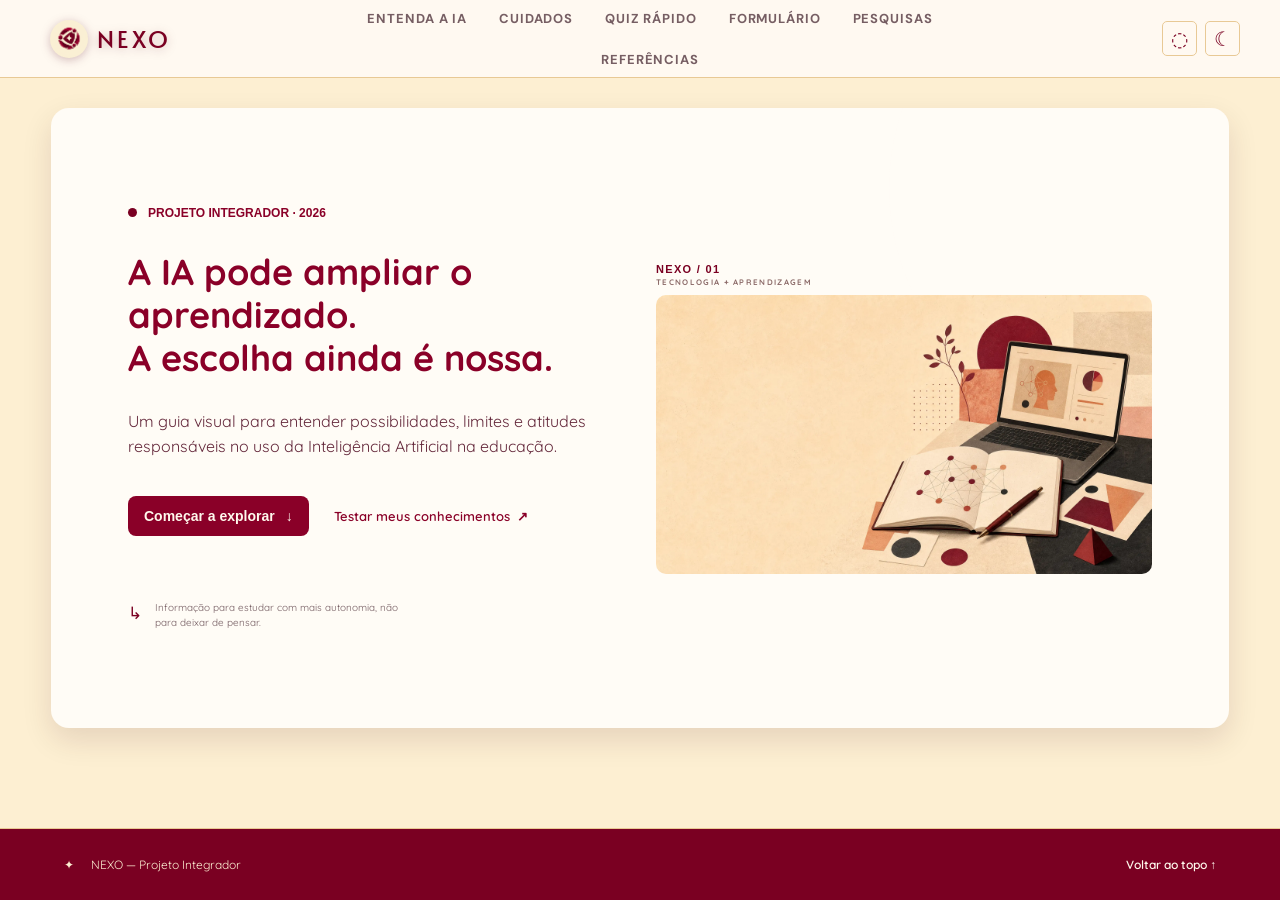
<file: index.html>
﻿<!DOCTYPE html>
<html lang="pt-BR">
<head>
  <meta charset="UTF-8">
  <meta name="viewport" content="width=device-width, initial-scale=1.0">
  <meta name="description" content="NEXO — guia sobre o uso responsável da Inteligência Artificial na educação.">
  <title>NEXO — A IA na Educação</title>
  <link rel="stylesheet" href="style.css">
  <link rel="icon" type="image/png" href="img/NEXO.png">
</head>
<body>

  <header class="site-header" id="topo">
    <a class="brand" href="index.html" aria-label="NEXO, voltar ao início" aria-current="page">
      <img class="brand-image" src="img/NEXO.png" alt="">
      <span>NEXO</span>
    </a>

    <nav class="main-nav" id="main-nav" aria-label="Navegação principal">
      <a href="entenda.html">Entenda a IA</a>
      <a href="cuidados.html">Cuidados</a>
      <a href="quiz.html">Quiz rápido</a>
      <a href="formulario.html">Formulário</a>
      <a href="pesquisas.html">Pesquisas</a>
      <a href="referencias.html">Referências</a>
    </nav>

    <div class="header-actions">
      <button class="icon-button" id="text-toggle" aria-label="Alternar tamanho do texto" title="Tamanho do texto">◌</button>
      <button class="icon-button" id="theme-toggle" aria-label="Alternar modo de cor" title="Modo de cor">☾</button>
      <button class="menu-button" id="menu-toggle" aria-label="Abrir menu">☰</button>
    </div>
  </header>

  <main class="home-main">
    <section class="hero-section" id="inicio">
      <div class="hero-copy">
        <p class="eyebrow">
          <span class="eyebrow-line"></span> PROJETO INTEGRADOR · 2026
        </p>
        <h1>A IA pode ampliar o aprendizado. <em>A escolha ainda é nossa.</em></h1>
        <p class="hero-lead">Um guia visual para entender possibilidades, limites e atitudes responsáveis no uso da Inteligência Artificial na educação.</p>

        <div class="hero-actions">
          <a class="button button-primary" href="entenda.html">Começar a explorar <span>↓</span></a>
          <a class="text-link" href="quiz.html">Testar meus conhecimentos <span>↗</span></a>
        </div>

        <div class="hero-note">
          <span>↳</span>
          <span>Informação para estudar com mais autonomia, não para deixar de pensar.</span>
        </div>
      </div>

      <div class="hero-art-wrap">
        <div class="hero-art-label">
          NEXO / 01<br>
          <span>TECNOLOGIA + APRENDIZAGEM</span>
        </div>
        <img src="img/img2.webp" class="hero-art" alt="Ilustração abstrata de caderno, computador e conexões de inteligência artificial">
      </div>

      <div class="hero-index">01 — 06</div>

      <div class="nexo-seal">
        <img class="seal-image" src="img/NEXO.png" alt="">
        <span>pensar<br>conectar<br>aprender</span>
      </div>
    </section>
  </main>

  <footer class="site-footer">
    <div>
      <span>✦</span>
      <span>NEXO — Projeto Integrador</span>
    </div>
    <a href="#" onclick="window.scrollTo({top: 0, behavior: 'smooth'}); return false;">Voltar ao topo ↑</a>
  </footer>

  <script src="script.js"></script>
</body>
</html>
</file>
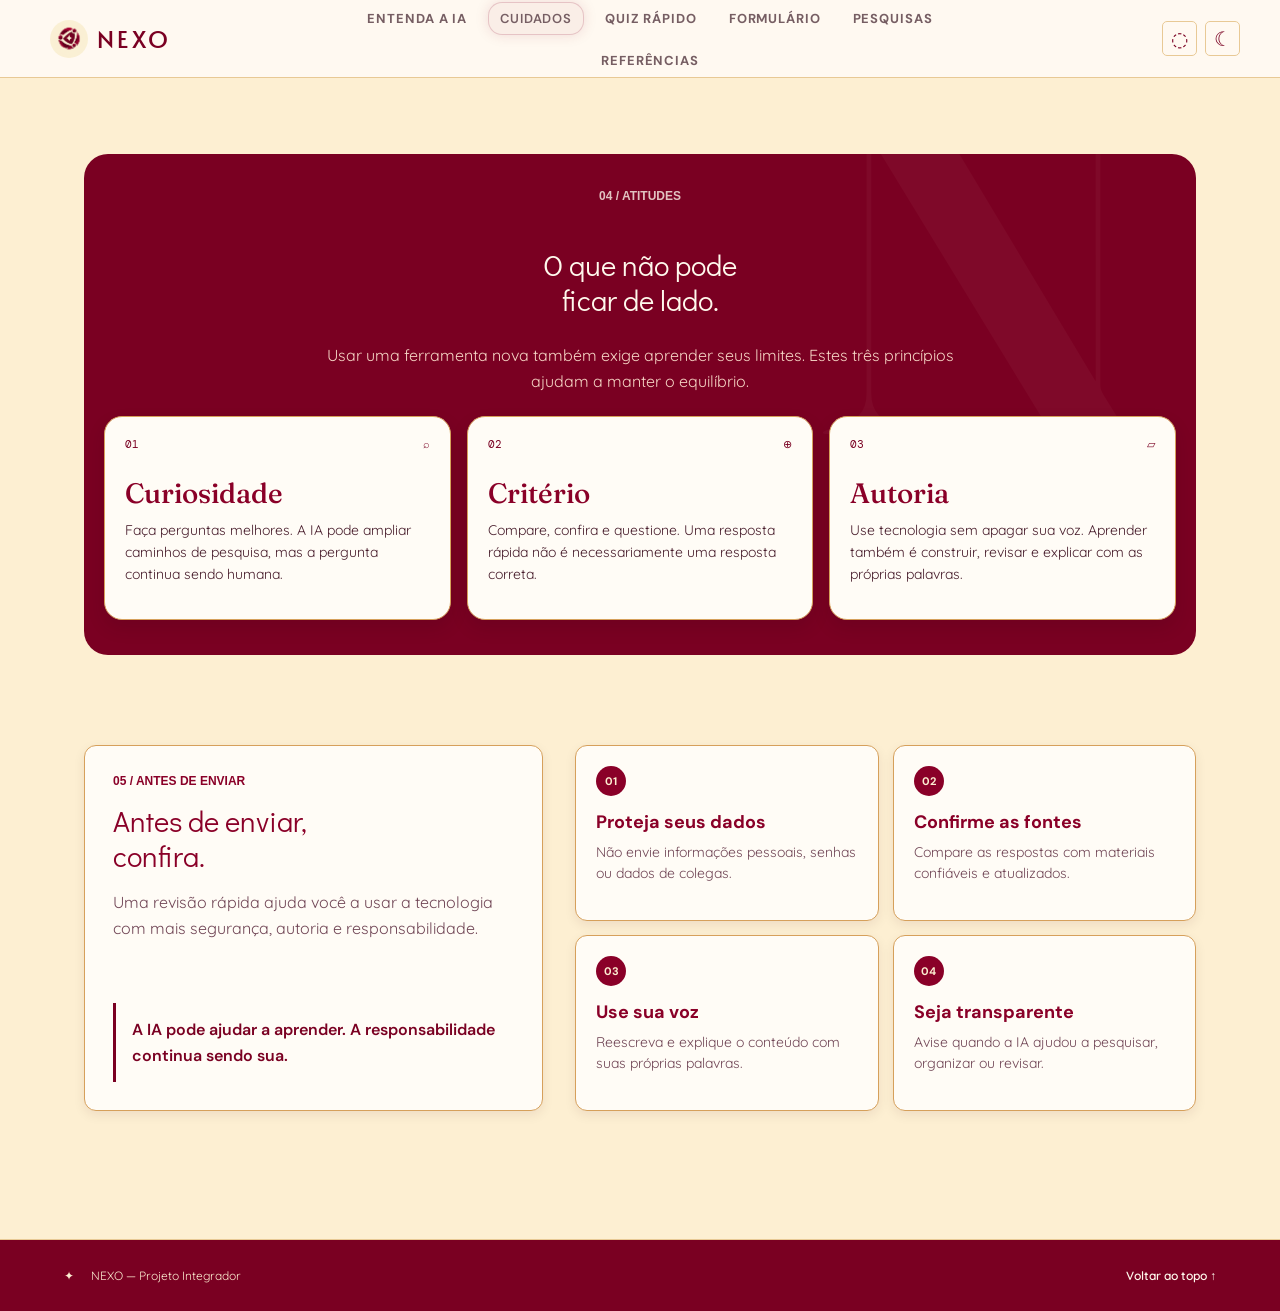
<file: cuidados.html>
﻿<!DOCTYPE html>
<html lang="pt-BR">
<head>
  <meta charset="UTF-8">
  <meta name="viewport" content="width=device-width, initial-scale=1.0">
  <meta name="description" content="NEXO — guia sobre o uso responsável da Inteligência Artificial na educação.">
  <title>NEXO — A IA na Educação</title>
  <link rel="stylesheet" href="style.css">
  <link rel="icon" type="image/png" href="img/NEXO.png">
</head>
<body>

  <header class="site-header" id="topo">
    <a class="brand" href="index.html" aria-label="NEXO, voltar ao início">
      <img class="brand-image" src="img/NEXO.png" alt="">
      <span>NEXO</span>
    </a>

    <nav class="main-nav" id="main-nav" aria-label="Navegação principal">
      <a href="entenda.html">Entenda a IA</a>
      <a href="cuidados.html" aria-current="page">Cuidados</a>
      <a href="quiz.html">Quiz rápido</a>
      <a href="formulario.html">Formulário</a>
      <a href="pesquisas.html">Pesquisas</a>
      <a href="referencias.html">Referências</a>
    </nav>

    <div class="header-actions">
      <button class="icon-button" id="text-toggle" aria-label="Alternar tamanho do texto" title="Tamanho do texto">◌</button>
      <button class="icon-button" id="theme-toggle" aria-label="Alternar modo de cor" title="Modo de cor">☾</button>
      <button class="menu-button" id="menu-toggle" aria-label="Abrir menu">☰</button>
    </div>
  </header>

  <main class="care-main">
    <section class="principles-section" id="cuidados">
      <div class="section-shell principles-inner">
        <div class="principles-heading">
          <div class="section-marker light">
            04 / ATITUDES
          </div>
          <h2>O que não pode<br><em>ficar de lado.</em></h2>
          <p>Usar uma ferramenta nova também exige aprender seus limites. Estes três princípios ajudam a manter o equilíbrio.</p>
        </div>

        <div class="principles-list">
          <article class="principle-card">
            <div class="principle-top">
              <span>01</span>
              <span>⌕</span>
            </div>
            <h3>Curiosidade</h3>
            <p>Faça perguntas melhores. A IA pode ampliar caminhos de pesquisa, mas a pergunta continua sendo humana.</p>
          </article>

          <article class="principle-card">
            <div class="principle-top">
              <span>02</span>
              <span>⊕</span>
            </div>
            <h3>Critério</h3>
            <p>Compare, confira e questione. Uma resposta rápida não é necessariamente uma resposta correta.</p>
          </article>

          <article class="principle-card">
            <div class="principle-top">
              <span>03</span>
              <span>▱</span>
            </div>
            <h3>Autoria</h3>
            <p>Use tecnologia sem apagar sua voz. Aprender também é construir, revisar e explicar com as próprias palavras.</p>
          </article>
        </div>
      </div>
    </section>

    <section class="checklist-section section-shell" aria-labelledby="checklist-title">
      <div class="checklist-heading">
        <div class="section-marker">05 / ANTES DE ENVIAR</div>
        <h2 id="checklist-title">Antes de enviar,<br><span>confira.</span></h2>
        <p>Uma revisão rápida ajuda você a usar a tecnologia com mais segurança, autoria e responsabilidade.</p>
        <p class="checklist-quote">A IA pode ajudar a aprender. A responsabilidade continua sendo sua.</p>
      </div>

      <div class="checklist-grid">
        <article class="checklist-card">
          <span class="checklist-number">01</span>
          <h3>Proteja seus dados</h3>
          <p>Não envie informações pessoais, senhas ou dados de colegas.</p>
        </article>

        <article class="checklist-card">
          <span class="checklist-number">02</span>
          <h3>Confirme as fontes</h3>
          <p>Compare as respostas com materiais confiáveis e atualizados.</p>
        </article>

        <article class="checklist-card">
          <span class="checklist-number">03</span>
          <h3>Use sua voz</h3>
          <p>Reescreva e explique o conteúdo com suas próprias palavras.</p>
        </article>

        <article class="checklist-card">
          <span class="checklist-number">04</span>
          <h3>Seja transparente</h3>
          <p>Avise quando a IA ajudou a pesquisar, organizar ou revisar.</p>
        </article>
      </div>
    </section>
  </main>

  <footer class="site-footer">
    <div>
      <span>✦</span>
      <span>NEXO — Projeto Integrador</span>
    </div>
    <a href="#" onclick="window.scrollTo({top: 0, behavior: 'smooth'}); return false;">Voltar ao topo ↑</a>
  </footer>

  <script src="script.js"></script>
</body>
</html>
</file>
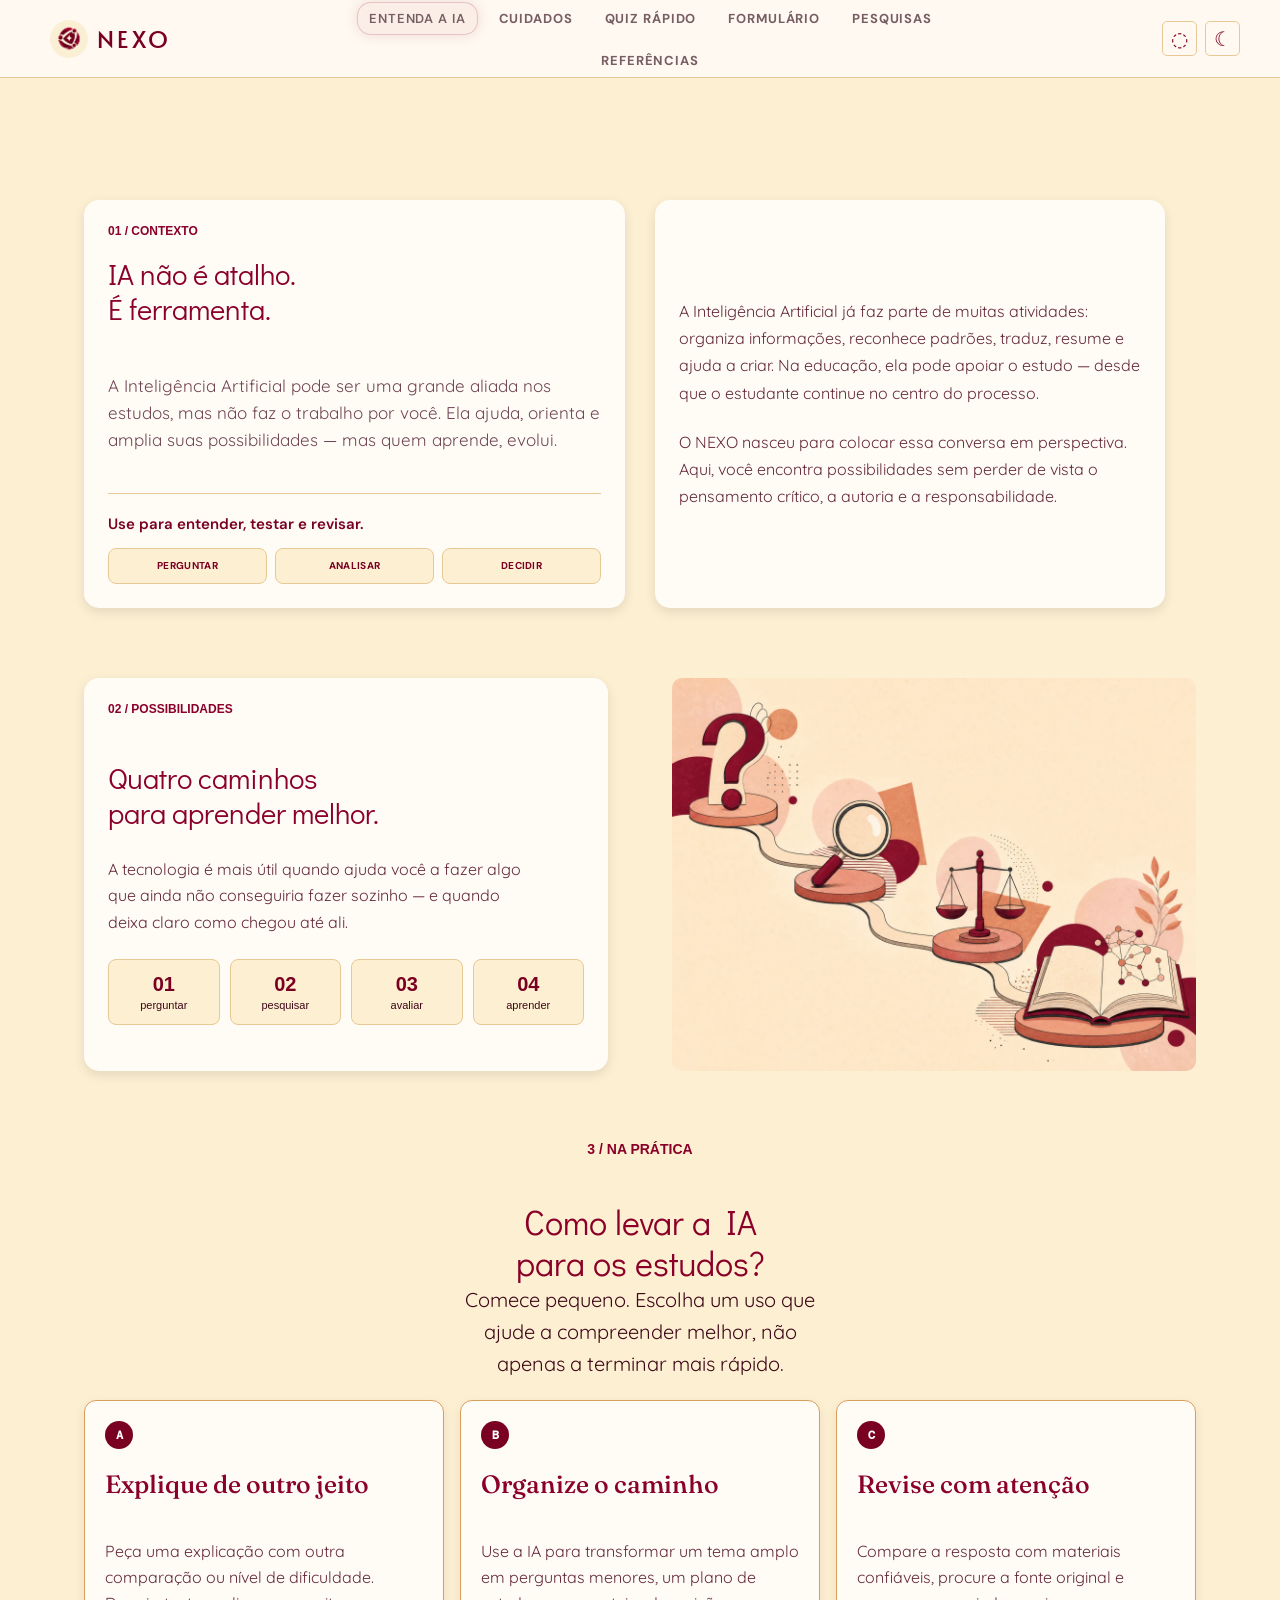
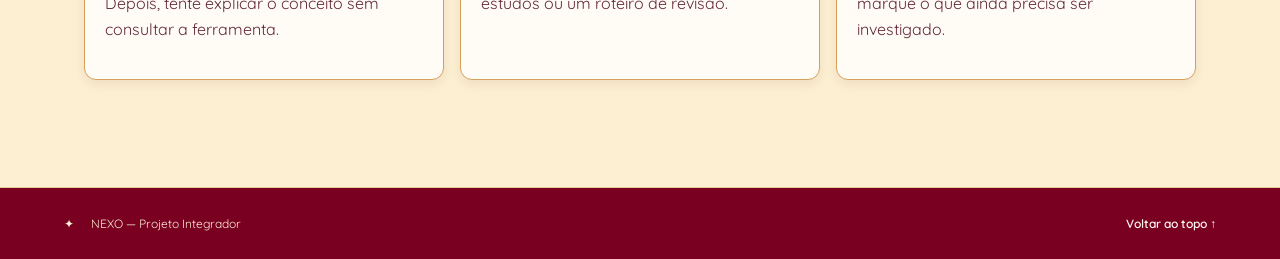
<file: entenda.html>
﻿<!DOCTYPE html>
<html lang="pt-BR">
<head>
  <meta charset="UTF-8">
  <meta name="viewport" content="width=device-width, initial-scale=1.0">
  <meta name="description" content="NEXO — guia sobre o uso responsável da Inteligência Artificial na educação.">
  <title>NEXO — A IA na Educação</title>
  <link rel="stylesheet" href="style.css">
  <link rel="icon" type="image/png" href="img/NEXO.png">
</head>
<body>

  <header class="site-header" id="topo">
    <a class="brand" href="index.html" aria-label="NEXO, voltar ao início">
      <img class="brand-image" src="img/NEXO.png" alt="">
      <span>NEXO</span>
    </a>

    <nav class="main-nav" id="main-nav" aria-label="Navegação principal">
      <a href="entenda.html" aria-current="page">Entenda a IA</a>
      <a href="cuidados.html">Cuidados</a>
      <a href="quiz.html">Quiz rápido</a>
      <a href="formulario.html">Formulário</a>
      <a href="pesquisas.html">Pesquisas</a>
      <a href="referencias.html">Referências</a>
    </nav>

    <div class="header-actions">
      <button class="icon-button" id="text-toggle" aria-label="Alternar tamanho do texto" title="Tamanho do texto">◌</button>
      <button class="icon-button" id="theme-toggle" aria-label="Alternar modo de cor" title="Modo de cor">☾</button>
      <button class="menu-button" id="menu-toggle" aria-label="Abrir menu">☰</button>
    </div>
  </header>

  <main class="understand-main">
      <section class="intro-section section-shell" id="entenda">
        <div class="section-marker">
          
        </div>

        <div class="intro-grid">
          <div class="intro-card">
            <p class="kicker">01 / CONTEXTO</p>
            <h2>IA não é atalho.<br><span>É ferramenta.</span></h2>
            <p style="margin: 20px 0 40px; font-size: 17px; line-height: 1.6; color: var(--muted);">
              A Inteligência Artificial pode ser uma grande aliada nos estudos, mas não faz o trabalho por você. Ela ajuda, orienta e amplia suas possibilidades — mas quem aprende, evolui.
            </p>

            <div class="intro-tool-note">
              <p>Use para entender, testar e revisar.</p>
              <div class="intro-tool-actions" aria-label="Boas práticas ao usar inteligência artificial">
                <span>Perguntar</span>
                <span>Analisar</span>
                <span>Decidir</span>
              </div>
            </div>
          </div>

          <div class="intro-text" style="display: flex; flex-direction: column; justify-content: center; height: 100%;">
            <p>A Inteligência Artificial já faz parte de muitas atividades: organiza informações, reconhece padrões, traduz, resume e ajuda a criar. Na educação, ela pode apoiar o estudo — desde que o estudante continue no centro do processo.</p>
            <p style="margin-bottom: 0;">O NEXO nasceu para colocar essa conversa em perspectiva. Aqui, você encontra possibilidades sem perder de vista o pensamento crítico, a autoria e a responsabilidade.</p>
            
          </div>
        </div>
      </section>

    <section class="map-section section-shell" id="possibilidades">
      <div class="map-copy">
        <div class="section-marker">
          02 / POSSIBILIDADES
        </div>

        <h2>Quatro caminhos<br><span>para aprender melhor.</span></h2>
        <p>A tecnologia é mais útil quando ajuda você a fazer algo que ainda não conseguiria fazer sozinho — e quando deixa claro como chegou até ali.</p>

        <div class="map-stats">
          <div><strong>01</strong><span>perguntar</span></div>
          <div><strong>02</strong><span>pesquisar</span></div>
          <div><strong>03</strong><span>avaliar</span></div>
          <div><strong>04</strong><span>aprender</span></div>
        </div>
      </div>

      <div class="map-art">
        <img src="img/img3.webp" alt="Diagrama ilustrado mostrando quatro caminhos para aprender com responsabilidade">
      </div>
    </section>

    

    <section class="study-section section-shell">
      <div class="section-side-note">
       NEXO / MÉTODO 03
      </div>

      <div class="section-marker">
       3 / NA PRÁTICA
      </div>

      <div class="study-heading">
        <h2>Como levar a IA<br><span>para os estudos?</span></h2>
        <p>Comece pequeno. Escolha um uso que ajude a compreender melhor, não apenas a terminar mais rápido.</p>
      </div>

      <div class="study-columns">
        <article>
          <span class="study-number">A</span>
          <h3>Explique de outro jeito</h3>
          <p>Peça uma explicação com outra comparação ou nível de dificuldade. Depois, tente explicar o conceito sem consultar a ferramenta.</p>
        </article>

        <article>
          <span class="study-number">B</span>
          <h3>Organize o caminho</h3>
          <p>Use a IA para transformar um tema amplo em perguntas menores, um plano de estudos ou um roteiro de revisão.</p>
        </article>

        <article>
          <span class="study-number">C</span>
          <h3>Revise com atenção</h3>
          <p>Compare a resposta com materiais confiáveis, procure a fonte original e marque o que ainda precisa ser investigado.</p>
        </article>
      </div>
    </section>
  </main>

  <footer class="site-footer">
    <div>
      <span>✦</span>
      <span>NEXO — Projeto Integrador</span>
    </div>
    <a href="#" onclick="window.scrollTo({top: 0, behavior: 'smooth'}); return false;">Voltar ao topo ↑</a>
  </footer>

  <script src="script.js"></script>
</body>
</html>
</file>
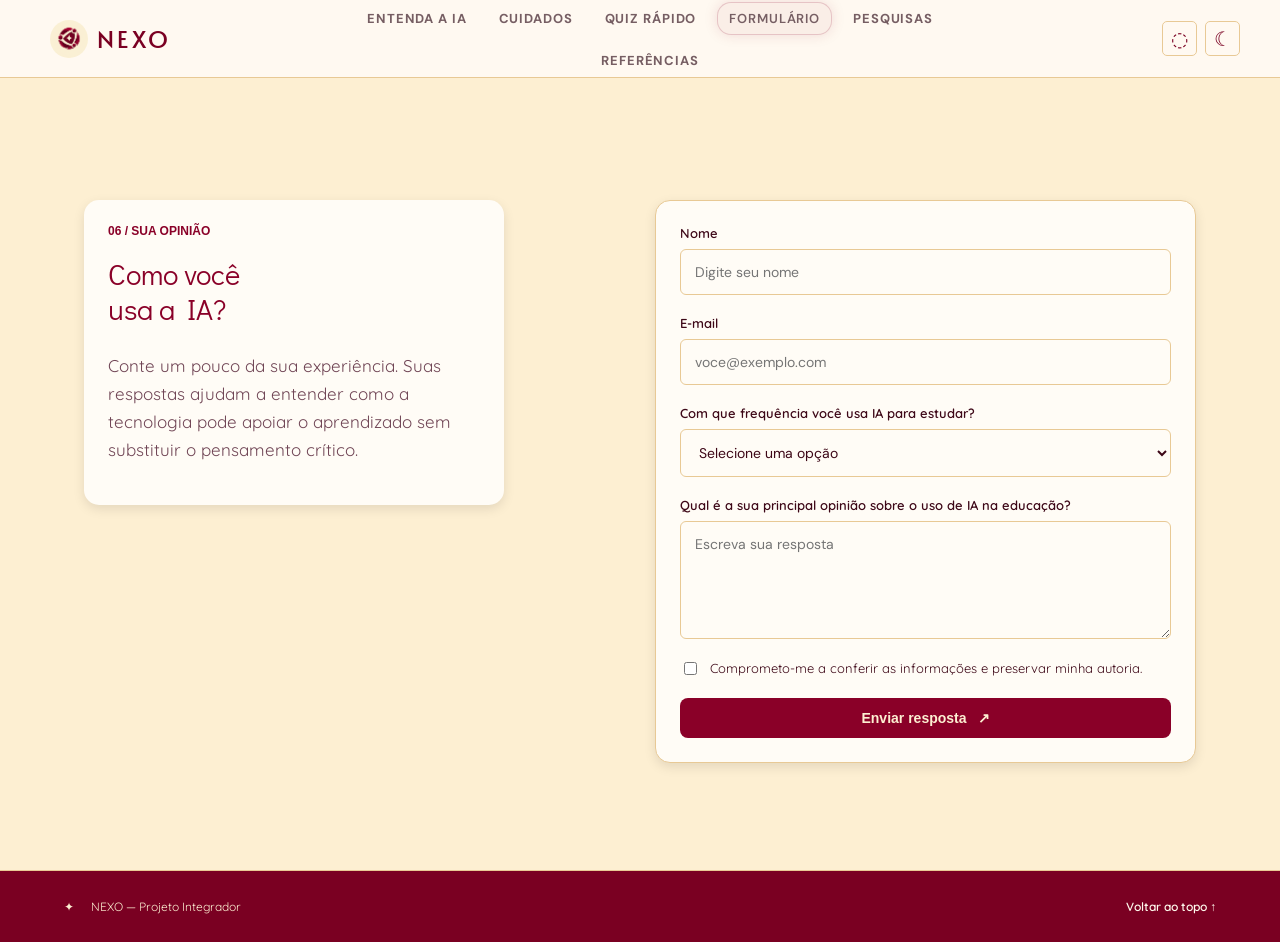
<file: formulario.html>
﻿<!DOCTYPE html>
<html lang="pt-BR">
<head>
  <meta charset="UTF-8">
  <meta name="viewport" content="width=device-width, initial-scale=1.0">
  <meta name="description" content="NEXO — guia sobre o uso responsável da Inteligência Artificial na educação.">
  <title>NEXO — A IA na Educação</title>
  <link rel="stylesheet" href="style.css">
  <link rel="icon" type="image/png" href="img/NEXO.png">
</head>
<body>

  <header class="site-header" id="topo">
    <a class="brand" href="index.html" aria-label="NEXO, voltar ao início">
      <img class="brand-image" src="img/NEXO.png" alt="">
      <span>NEXO</span>
    </a>

    <nav class="main-nav" id="main-nav" aria-label="Navegação principal">
      <a href="entenda.html">Entenda a IA</a>
      <a href="cuidados.html">Cuidados</a>
      <a href="quiz.html">Quiz rápido</a>
      <a href="formulario.html" aria-current="page">Formulário</a>
      <a href="pesquisas.html">Pesquisas</a>
      <a href="referencias.html">Referências</a>
    </nav>

    <div class="header-actions">
      <button class="icon-button" id="text-toggle" aria-label="Alternar tamanho do texto" title="Tamanho do texto">◌</button>
      <button class="icon-button" id="theme-toggle" aria-label="Alternar modo de cor" title="Modo de cor">☾</button>
      <button class="menu-button" id="menu-toggle" aria-label="Abrir menu">☰</button>
    </div>
  </header>

  <main class="form-main">
    <section class="form-section section-shell" id="formulario">
      <div class="section-marker">

      </div>

      <div class="form-layout">
        <div class="form-intro">
          <p class="kicker">06 / SUA OPINIÃO</p>
          <h2>Como você<br><span>usa a IA?</span></h2>
          <p>Conte um pouco da sua experiência. Suas respostas ajudam a entender como a tecnologia pode apoiar o aprendizado sem substituir o pensamento crítico.</p>
        </div>

        <form class="feedback-form" id="feedback-form">
          <div class="form-row">
            <label for="student-name">Nome</label>
            <input type="text" id="student-name" name="name" autocomplete="name" placeholder="Digite seu nome" required>
          </div>

          <div class="form-row">
            <label for="student-email">E-mail</label>
            <input type="email" id="student-email" name="email" autocomplete="email" placeholder="voce@exemplo.com" required>
          </div>

          <div class="form-row">
            <label for="ia-frequency">Com que frequência você usa IA para estudar?</label>
            <select id="ia-frequency" name="frequency" required>
              <option value="" selected disabled>Selecione uma opção</option>
              <option>Todos os dias</option>
              <option>Algumas vezes por semana</option>
              <option>Raramente</option>
              <option>Ainda não uso</option>
            </select>
          </div>

          <div class="form-row">
            <label for="student-opinion">Qual é a sua principal opinião sobre o uso de IA na educação?</label>
            <textarea id="student-opinion" name="opinion" rows="5" placeholder="Escreva sua resposta" required></textarea>
          </div>

          <label class="checkbox-row" for="responsible-use">
            <input type="checkbox" id="responsible-use" name="responsible-use" required>
            <span>Comprometo-me a conferir as informações e preservar minha autoria.</span>
          </label>

          <button class="button button-primary" type="submit">Enviar resposta <span>↗</span></button>
          <p class="form-status" id="form-status" role="status" aria-live="polite"></p>
        </form>
      </div>
    </section>
  </main>

  <footer class="site-footer">
    <div>
      <span>✦</span>
      <span>NEXO — Projeto Integrador</span>
    </div>
    <a href="#" onclick="window.scrollTo({top: 0, behavior: 'smooth'}); return false;">Voltar ao topo ↑</a>
  </footer>

  <script src="script.js"></script>
</body>
</html>
</file>
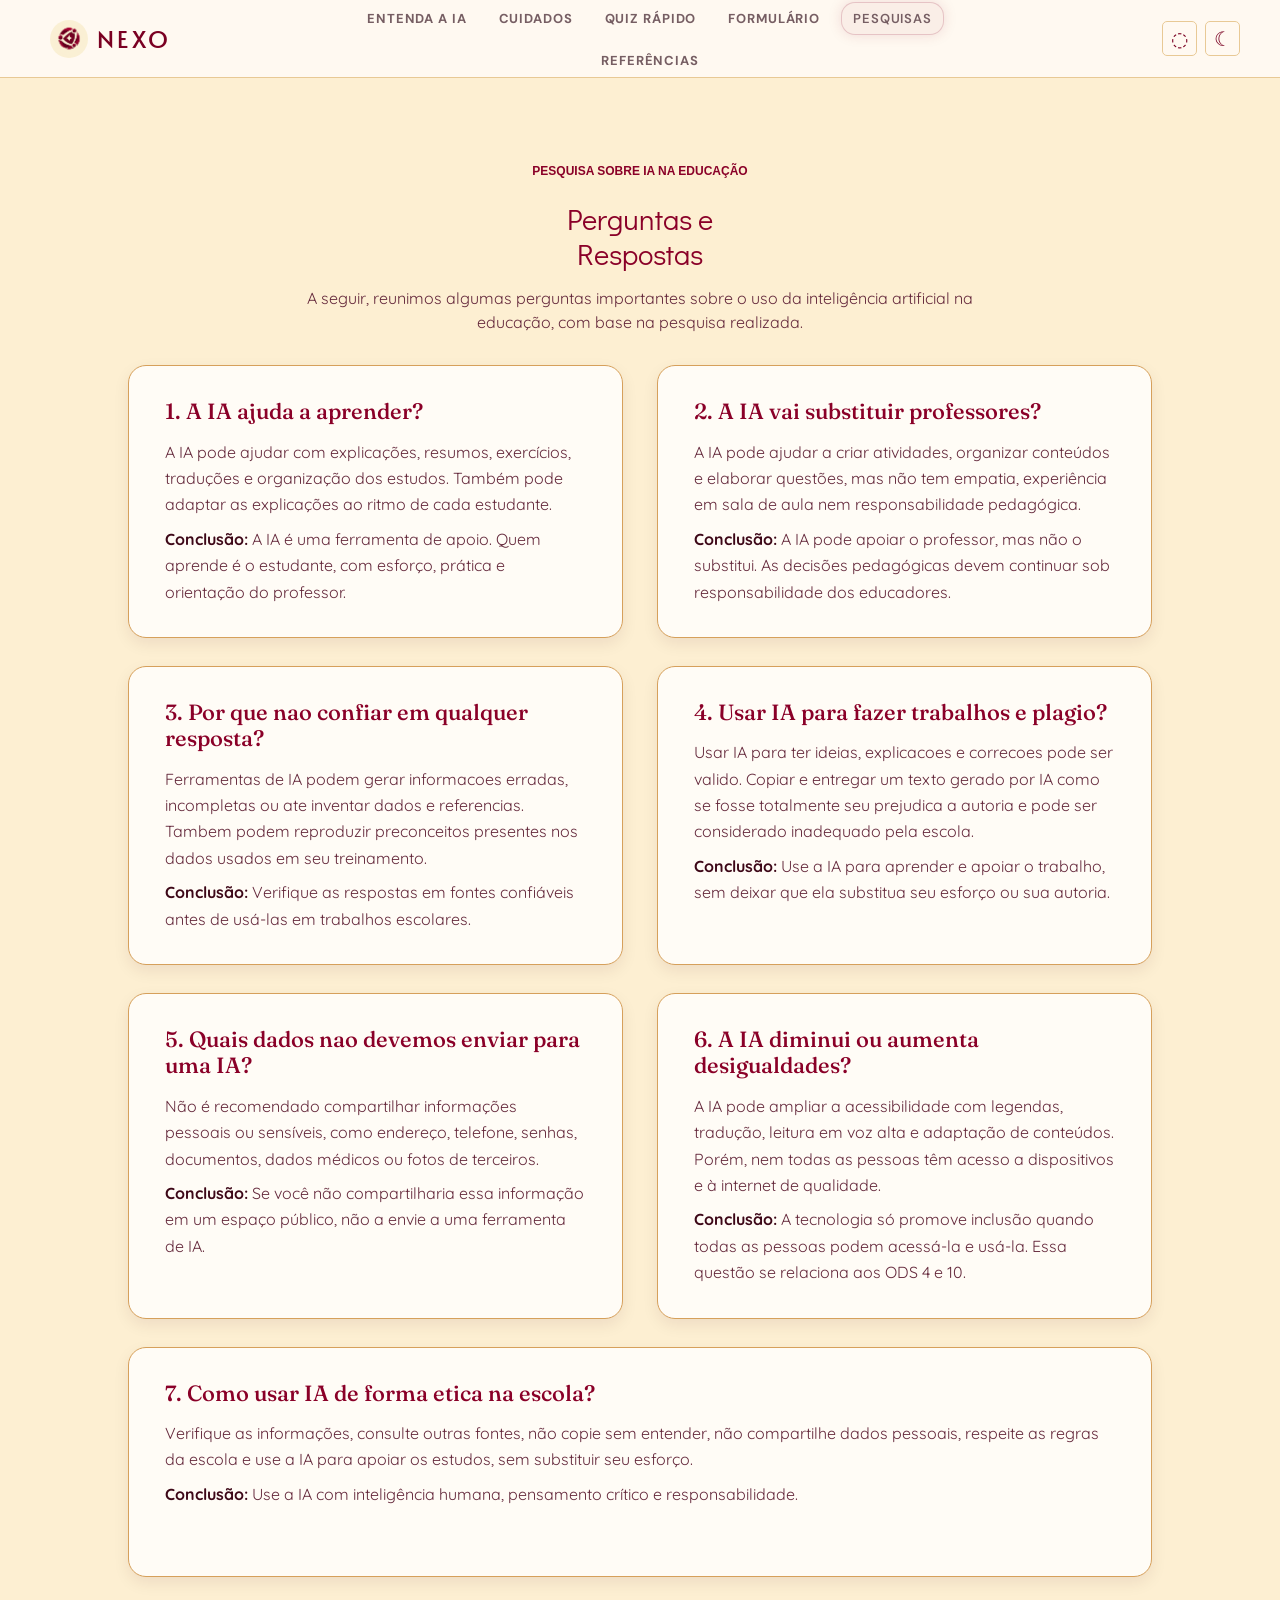
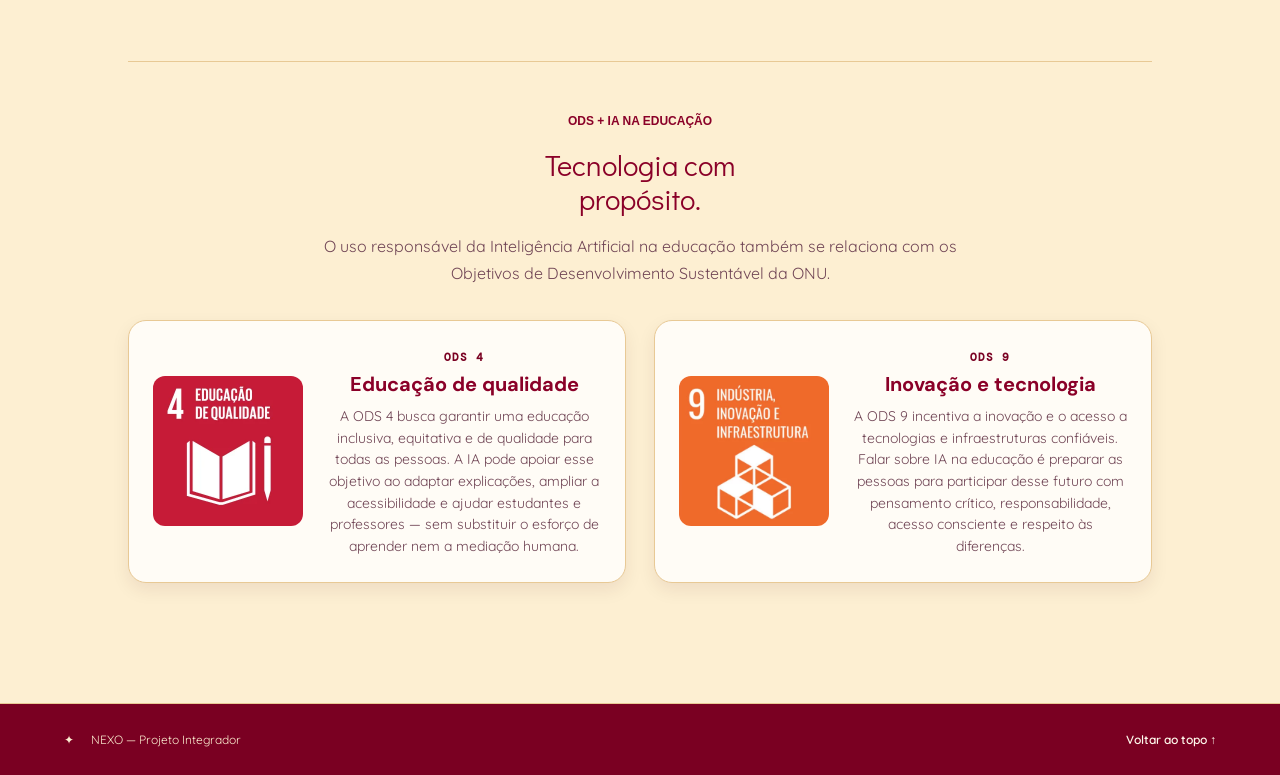
<file: pesquisas.html>
﻿<!DOCTYPE html>
<html lang="pt-BR">
<head>
  <meta charset="UTF-8">
  <meta name="viewport" content="width=device-width, initial-scale=1.0">
  <meta name="description" content="Perguntas e respostas sobre o uso responsável da inteligência artificial na educação.">
  <title>NEXO — Pesquisas sobre IA na educação</title>
  <link rel="stylesheet" href="style.css">
  <link rel="icon" type="image/png" href="img/NEXO.png">
</head>
<body>

  <header class="site-header" id="topo">
    <a class="brand" href="index.html">
      <img class="brand-image" src="img/NEXO.png" alt="">
      <span>NEXO</span>
    </a>
    <nav class="main-nav" id="main-nav" aria-label="Navegação principal">
      <a href="entenda.html">Entenda a IA</a>
      <a href="cuidados.html">Cuidados</a>
      <a href="quiz.html">Quiz rápido</a>
      <a href="formulario.html">Formulário</a>
      <a href="pesquisas.html" aria-current="page">Pesquisas</a>
      <a href="referencias.html">Referências</a>
    </nav>
    <div class="header-actions">
      <button class="icon-button" id="text-toggle" aria-label="Alternar tamanho do texto" title="Tamanho do texto">◌</button>
      <button class="icon-button" id="theme-toggle" aria-label="Alternar modo de cor" title="Modo de cor">☾</button>
      <button class="menu-button" id="menu-toggle" aria-label="Abrir menu">☰</button>
    </div>
  </header>

  <main class="research-main">
    <section class="pesquisas-section section-shell" id="pesquisas">
      <div class="pesquisa-intro">
        <div class="section-marker">PESQUISA SOBRE IA NA EDUCAÇÃO</div>
        <h2>Perguntas e<br><span>Respostas</span></h2>
        <p class="hero-lead">A seguir, reunimos algumas perguntas importantes sobre o uso da inteligência artificial na educação, com base na pesquisa realizada.</p>
      </div>

      <div class="pesquisa-list">
        <article class="pesquisa-item">
          <h3>1. A IA ajuda a aprender?</h3>
          <p>A IA pode ajudar com explicações, resumos, exercícios, traduções e organização dos estudos. Também pode adaptar as explicações ao ritmo de cada estudante.</p>
          <p><strong>Conclusão:</strong> A IA é uma ferramenta de apoio. Quem aprende é o estudante, com esforço, prática e orientação do professor.</p>
        </article>

        <article class="pesquisa-item">
          <h3>2. A IA vai substituir professores?</h3>
          <p>A IA pode ajudar a criar atividades, organizar conteúdos e elaborar questões, mas não tem empatia, experiência em sala de aula nem responsabilidade pedagógica.</p>
          <p><strong>Conclusão:</strong> A IA pode apoiar o professor, mas não o substitui. As decisões pedagógicas devem continuar sob responsabilidade dos educadores.</p>
        </article>

        <article class="pesquisa-item">
          <h3>3. Por que nao confiar em qualquer resposta?</h3>
          <p>Ferramentas de IA podem gerar informacoes erradas, incompletas ou ate inventar dados e referencias. Tambem podem reproduzir preconceitos presentes nos dados usados em seu treinamento.</p>
          <p><strong>Conclusão:</strong> Verifique as respostas em fontes confiáveis antes de usá-las em trabalhos escolares.</p>
        </article>

        <article class="pesquisa-item">
          <h3>4. Usar IA para fazer trabalhos e plagio?</h3>
          <p>Usar IA para ter ideias, explicacoes e correcoes pode ser valido. Copiar e entregar um texto gerado por IA como se fosse totalmente seu prejudica a autoria e pode ser considerado inadequado pela escola.</p>
          <p><strong>Conclusão:</strong> Use a IA para aprender e apoiar o trabalho, sem deixar que ela substitua seu esforço ou sua autoria.</p>
        </article>

        <article class="pesquisa-item">
          <h3>5. Quais dados nao devemos enviar para uma IA?</h3>
          <p>Não é recomendado compartilhar informações pessoais ou sensíveis, como endereço, telefone, senhas, documentos, dados médicos ou fotos de terceiros.</p>
          <p><strong>Conclusão:</strong> Se você não compartilharia essa informação em um espaço público, não a envie a uma ferramenta de IA.</p>
        </article>

        <article class="pesquisa-item">
          <h3>6. A IA diminui ou aumenta desigualdades?</h3>
          <p>A IA pode ampliar a acessibilidade com legendas, tradução, leitura em voz alta e adaptação de conteúdos. Porém, nem todas as pessoas têm acesso a dispositivos e à internet de qualidade.</p>
          <p><strong>Conclusão:</strong> A tecnologia só promove inclusão quando todas as pessoas podem acessá-la e usá-la. Essa questão se relaciona aos ODS 4 e 10.</p>
        </article>

        <article class="pesquisa-item">
          <h3>7. Como usar IA de forma etica na escola?</h3>
          <p>Verifique as informações, consulte outras fontes, não copie sem entender, não compartilhe dados pessoais, respeite as regras da escola e use a IA para apoiar os estudos, sem substituir seu esforço.</p>
          <p><strong>Conclusão:</strong> Use a IA com inteligência humana, pensamento crítico e responsabilidade.</p>
        </article>
      </div>

      <section class="ods-section" aria-labelledby="ods-title">
        <div class="ods-heading">
          <div class="section-marker">ODS + IA NA EDUCAÇÃO</div>
          <h2 id="ods-title">Tecnologia com<br><span>propósito.</span></h2>
          <p>O uso responsável da Inteligência Artificial na educação também se relaciona com os Objetivos de Desenvolvimento Sustentável da ONU.</p>
        </div>

        <div class="ods-grid">
          <article class="ods-card">
            <img src="img/ODS4.webp" alt="Ícone da ODS 4: Educação de Qualidade">
            <div class="ods-card-content">
              <span class="ods-number">ODS 4</span>
              <h3>Educação de qualidade</h3>
              <p>A ODS 4 busca garantir uma educação inclusiva, equitativa e de qualidade para todas as pessoas. A IA pode apoiar esse objetivo ao adaptar explicações, ampliar a acessibilidade e ajudar estudantes e professores — sem substituir o esforço de aprender nem a mediação humana.</p>
            </div>
          </article>

          <article class="ods-card">
            <img src="img/ODS9.webp" alt="Ícone da ODS 9: Indústria, Inovação e Infraestrutura">
            <div class="ods-card-content">
              <span class="ods-number">ODS 9</span>
              <h3>Inovação e tecnologia</h3>
              <p>A ODS 9 incentiva a inovação e o acesso a tecnologias e infraestruturas confiáveis. Falar sobre IA na educação é preparar as pessoas para participar desse futuro com pensamento crítico, responsabilidade, acesso consciente e respeito às diferenças.</p>
            </div>
          </article>
        </div>
      </section>

    </section>
  </main>

   <footer class="site-footer">
    <div>
      <span>✦</span>
      <span>NEXO — Projeto Integrador</span>
    </div>
    <a href="#" onclick="window.scrollTo({top: 0, behavior: 'smooth'}); return false;">Voltar ao topo ↑</a>
  </footer>

  <script src="script.js"></script>
</body>
</html>
</file>
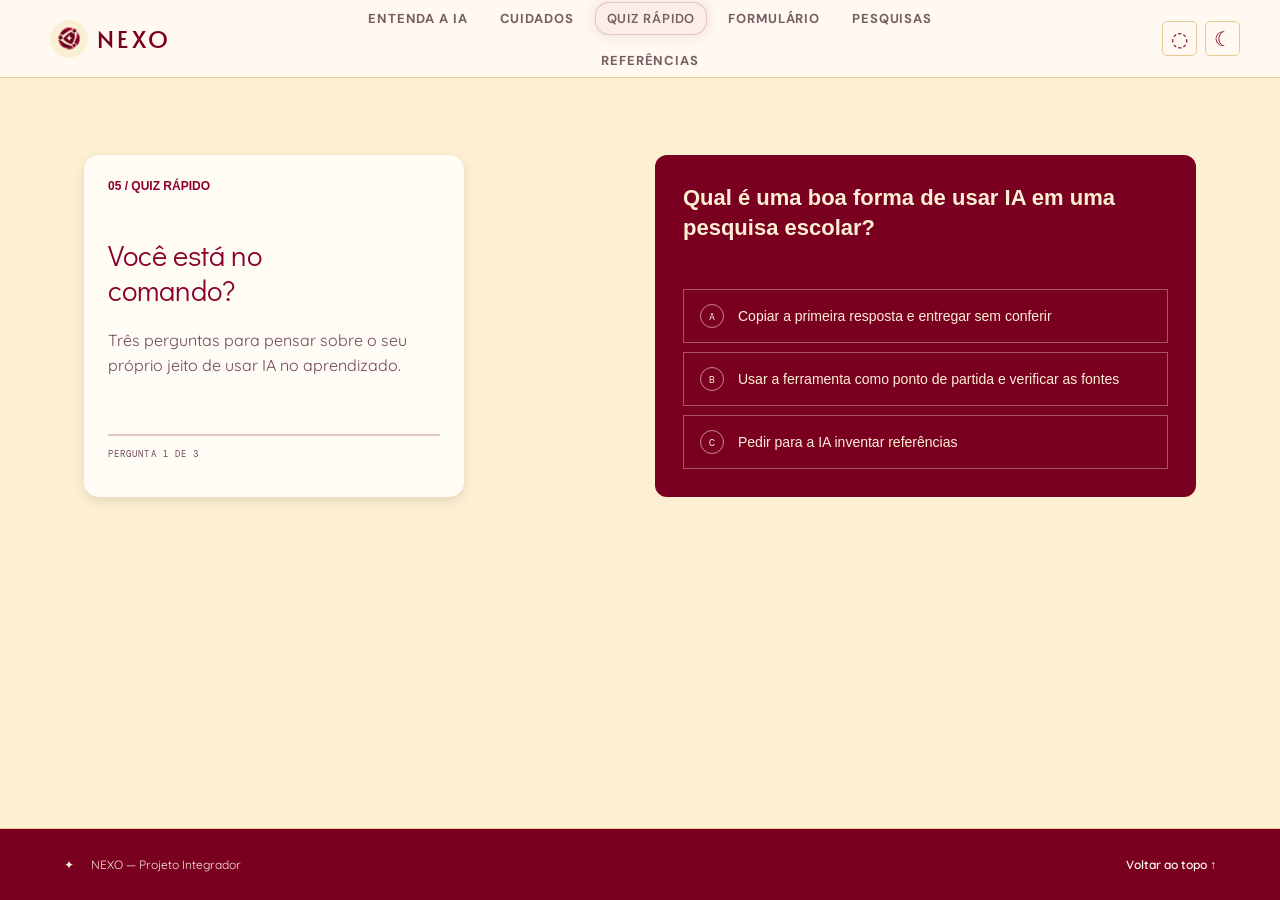
<file: quiz.html>
﻿<!DOCTYPE html>
<html lang="pt-BR">
<head>
  <meta charset="UTF-8">
  <meta name="viewport" content="width=device-width, initial-scale=1.0">
  <meta name="description" content="NEXO — guia sobre o uso responsável da Inteligência Artificial na educação.">
  <title>NEXO — A IA na Educação</title>
  <link rel="stylesheet" href="style.css">
  <link rel="icon" type="image/png" href="img/NEXO.png">
</head>
<body>

  <header class="site-header" id="topo">
    <a class="brand" href="index.html" aria-label="NEXO, voltar ao início">
      <img class="brand-image" src="img/NEXO.png" alt="">
      <span>NEXO</span>
    </a>

    <nav class="main-nav" id="main-nav" aria-label="Navegação principal">
      <a href="entenda.html">Entenda a IA</a>
      <a href="cuidados.html">Cuidados</a>
      <a href="quiz.html" aria-current="page">Quiz rápido</a>
      <a href="formulario.html">Formulário</a>
      <a href="pesquisas.html">Pesquisas</a>
      <a href="referencias.html">Referências</a>
    </nav>

    <div class="header-actions">
      <button class="icon-button" id="text-toggle" aria-label="Alternar tamanho do texto" title="Tamanho do texto">◌</button>
      <button class="icon-button" id="theme-toggle" aria-label="Alternar modo de cor" title="Modo de cor">☾</button>
      <button class="menu-button" id="menu-toggle" aria-label="Abrir menu">☰</button>
    </div>
  </header>

  <main class="quiz-main">
    <section class="quiz-section section-shell" id="quiz">
      <div class="quiz-intro">
        <div class="section-marker">
          05 / QUIZ RÁPIDO
        </div>
        <h2>Você está no<br><em>comando?</em></h2>
        <p>Três perguntas para pensar sobre o seu próprio jeito de usar IA no aprendizado.</p>

        <div class="quiz-progress">
          <span id="quiz-progress-bar"></span>
        </div>
        <small id="quiz-counter">Pergunta 1 de 3</small>
      </div>

      <div class="quiz-card" id="quiz-card"></div>
    </section>
  </main>

  <footer class="site-footer">
    <div>
      <span>✦</span>
      <span>NEXO — Projeto Integrador</span>
    </div>
    <a href="#" onclick="window.scrollTo({top: 0, behavior: 'smooth'}); return false;">Voltar ao topo ↑</a>
  </footer>

  <script src="script.js"></script>
</body>
</html>
</file>
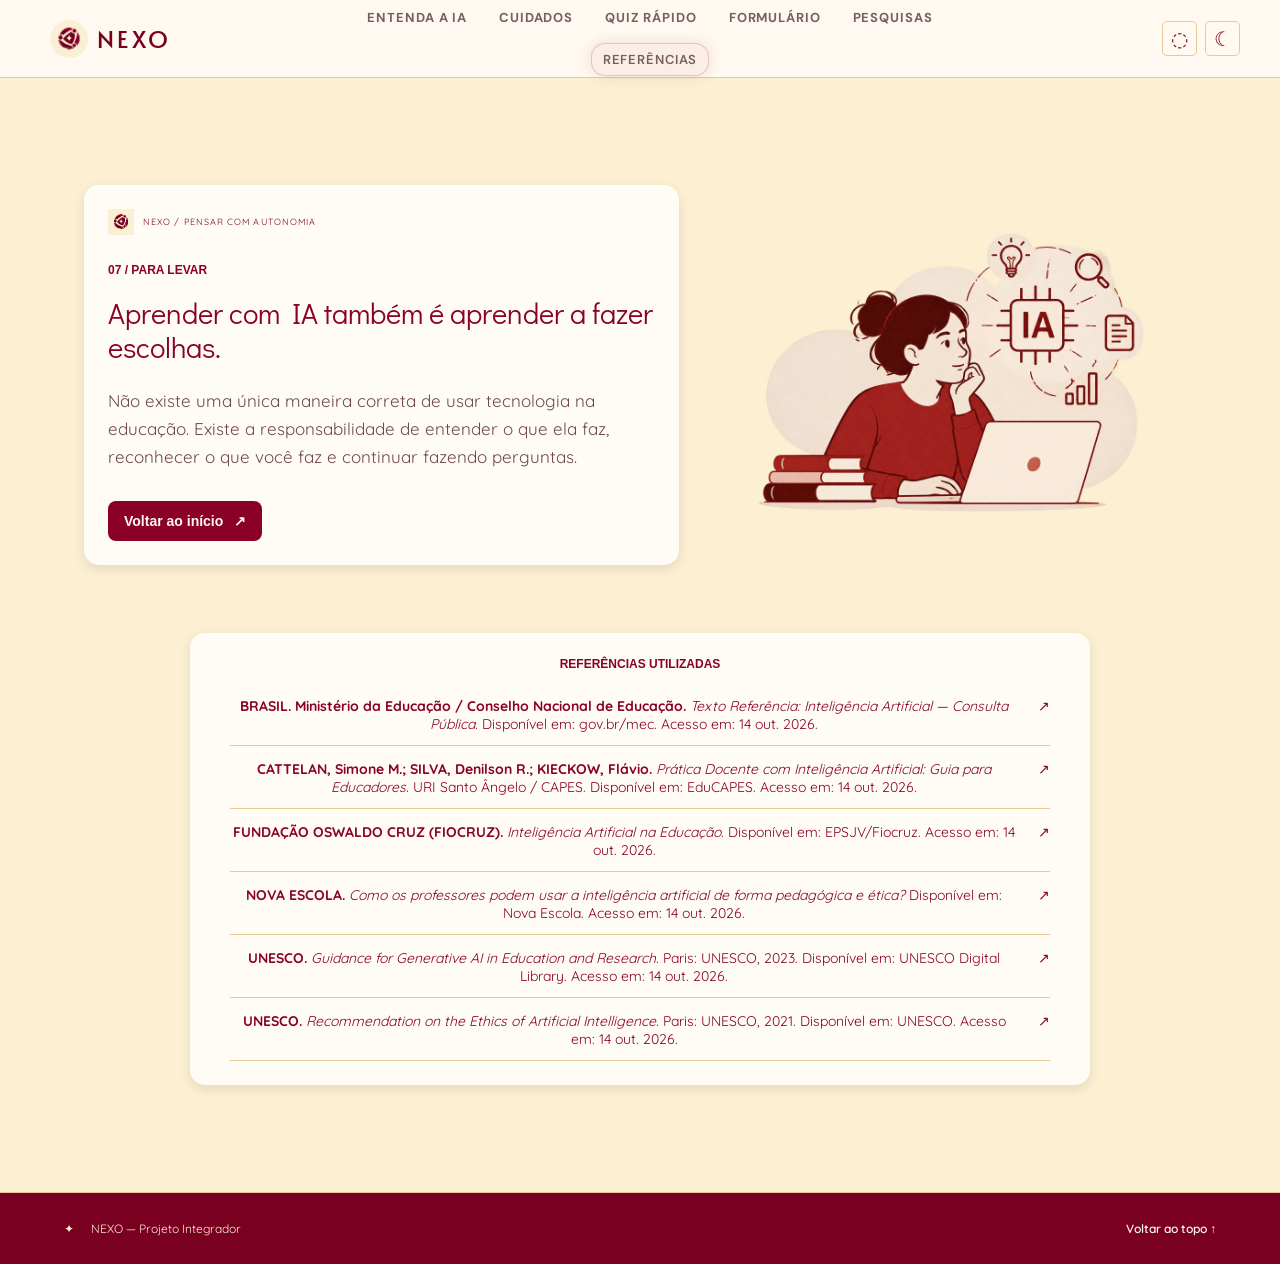
<file: referencias.html>
﻿<!DOCTYPE html>
<html lang="pt-BR">
<head>
  <meta charset="UTF-8">
  <meta name="viewport" content="width=device-width, initial-scale=1.0">
  <meta name="description" content="Referências e materiais consultados para o projeto NEXO sobre inteligência artificial na educação.">
  <title>NEXO — Referências</title>
  <link rel="stylesheet" href="style.css">
  <link rel="icon" type="image/png" href="img/NEXO.png">
</head>
<body>

  <header class="site-header" id="topo">
    <a class="brand" href="index.html" aria-label="NEXO, voltar ao início">
      <img class="brand-image" src="img/NEXO.png" alt="">
      <span>NEXO</span>
    </a>

    <nav class="main-nav" id="main-nav" aria-label="Navegação principal">
      <a href="entenda.html">Entenda a IA</a>
      <a href="cuidados.html">Cuidados</a>
      <a href="quiz.html">Quiz rápido</a>
      <a href="formulario.html">Formulário</a>
      <a href="pesquisas.html">Pesquisas</a>
      <a href="referencias.html" aria-current="page">Referências</a>
    </nav>

    <div class="header-actions">
      <button class="icon-button" id="text-toggle" aria-label="Alternar tamanho do texto" title="Tamanho do texto">◌</button>
      <button class="icon-button" id="theme-toggle" aria-label="Alternar modo de cor" title="Modo de cor">☾</button>
      <button class="menu-button" id="menu-toggle" aria-label="Abrir menu">☰</button>
    </div>
  </header>

  <main class="references-main">
    <section class="closing-section section-shell" id="referencias">
      <div class="closing-line"></div>

      <!-- Coluna da Esquerda: Cartão Principal -->
      <div class="closing-content">
        <div class="closing-seal">
          <img class="seal-image" src="img/NEXO.png" alt="">
          <span>NEXO / PENSAR COM AUTONOMIA</span>
        </div>

     
        <p class="kicker">07 / PARA LEVAR</p>
        <h2>Aprender com IA também é aprender a <em>fazer escolhas.</em></h2>
        <p>Não existe uma única maneira correta de usar tecnologia na educação. Existe a responsabilidade de entender o que ela faz, reconhecer o que você faz e continuar fazendo perguntas.</p>
        <a class="button button-primary" href="index.html">Voltar ao início <span>↗</span></a>
      </div>

      <!-- Ilustração ao lado do texto principal -->
      <div class="closing-side">
        <div class="closing-art">
          <img src="img/img4.png" alt="Ilustração de estudante com IA">
        </div>
      </div>

      <!-- Referências centralizadas abaixo do conteúdo principal -->
      <div class="references">
        <p class="kicker">REFERÊNCIAS UTILIZADAS</p>
        <a href="https://www.gov.br/mec/pt-br/cne/2026/maio-2026/texto-referencia-inteligencia-artificial-consulta-publica.pdf" target="_blank" rel="noreferrer">
          <span><strong>BRASIL. Ministério da Educação / Conselho Nacional de Educação.</strong> <em>Texto Referência: Inteligência Artificial — Consulta Pública.</em> Disponível em: gov.br/mec. Acesso em: 14 out. 2026.</span><span aria-hidden="true">↗</span>
        </a>
        <a href="https://educapes.capes.gov.br/bitstream/capes/1133344/2/GuiaparaProfessores_IA.pdf" target="_blank" rel="noreferrer">
          <span><strong>CATTELAN, Simone M.; SILVA, Denilson R.; KIECKOW, Flávio.</strong> <em>Prática Docente com Inteligência Artificial: Guia para Educadores.</em> URI Santo Ângelo / CAPES. Disponível em: EduCAPES. Acesso em: 14 out. 2026.</span><span aria-hidden="true">↗</span>
        </a>
        <a href="https://www.epsjv.fiocruz.br/noticias/reportagem/inteligencia-artificial-na-educacao" target="_blank" rel="noreferrer">
          <span><strong>FUNDAÇÃO OSWALDO CRUZ (FIOCRUZ).</strong> <em>Inteligência Artificial na Educação.</em> Disponível em: EPSJV/Fiocruz. Acesso em: 14 out. 2026.</span><span aria-hidden="true">↗</span>
        </a>
        <a href="https://novaescola.org.br/conteudo/22055/como-usar-a-inteligencia-artificial-de-forma-pedagogica-e-etica" target="_blank" rel="noreferrer">
          <span><strong>NOVA ESCOLA.</strong> <em>Como os professores podem usar a inteligência artificial de forma pedagógica e ética?</em> Disponível em: Nova Escola. Acesso em: 14 out. 2026.</span><span aria-hidden="true">↗</span>
        </a>
        <a href="https://unesdoc.unesco.org/ark:/48223/pf0000386693" target="_blank" rel="noreferrer">
          <span><strong>UNESCO.</strong> <em>Guidance for Generative AI in Education and Research.</em> Paris: UNESCO, 2023. Disponível em: UNESCO Digital Library. Acesso em: 14 out. 2026.</span><span aria-hidden="true">↗</span>
        </a>
        <a href="https://www.unesco.org/en/legal-affairs/recommendation-ethics-artificial-intelligence" target="_blank" rel="noreferrer">
          <span><strong>UNESCO.</strong> <em>Recommendation on the Ethics of Artificial Intelligence.</em> Paris: UNESCO, 2021. Disponível em: UNESCO. Acesso em: 14 out. 2026.</span><span aria-hidden="true">↗</span>
        </a>
      </div>
    </section>
  </main>

  <footer class="site-footer">
    <div>
      <span>✦</span>
      <span>NEXO — Projeto Integrador</span>
    </div>
    <a href="#" onclick="window.scrollTo({top: 0, behavior: 'smooth'}); return false;">Voltar ao topo ↑</a>
  </footer>

  <script src="script.js"></script>
</body>
</html>
</file>
<file: style.css>
/* =========================================================
   NEXO — CSS Vanilla
   Direção editorial de laboratório
   Papel creme: #FDEFD2
   Vinho: #7A0022
   Tipografia editorial e composição assimétrica
   ========================================================= */


/* =========================================================
   FONTES
   ========================================================= */

@import url('https://fonts.googleapis.com/css2?family=DM+Mono:wght@400;500&family=DM+Sans:wght@400;500;600;700&family=Didact+Gothic&family=Fraunces:opsz,wght@9..144,500;9..144,600&family=Quicksand:wght@400;500;600;700&display=swap');

@font-face {
    font-family: 'Alata';
    src: url('fonts/Alata-Regular.ttf') format('truetype');
    font-weight: 400;
    font-style: normal;
    font-display: swap;
}




/* =========================================================
   VARIÁVEIS
   ========================================================= */

:root {
    --wine: #7a0022;
    --cream: #fdefd2;
    --ink: #3d0717;
    --muted: #704555;
    --paper: #fffcf6;
    --line: #e8c995;
    --soft: #f8e4bc;
}


/* =========================================================
   RESET / BASE
   ========================================================= */

* {
    box-sizing: border-box;
}

html {
    scroll-behavior: smooth;
}

body {
    margin: 0;
    background: var(--paper);
    color: var(--ink);
    font-family: 'DM Sans', sans-serif;
    -webkit-font-smoothing: antialiased;
    display: flex;
    flex-direction: column;
    min-height: 100vh;
}

main {
    flex: 1;
}

a {
    color: inherit;
    text-decoration: none;
}

button {
    font: inherit;
    cursor: pointer;
}


/* =========================================================
   HEADER
   ========================================================= */

.site-header {
    height: 78px;
    padding: 0 clamp(20px, 5vw, 76px);

    display: flex;
    align-items: center;
    justify-content: space-between;

    border-bottom: 1px solid var(--line);
    background: rgba(255, 250, 244, 0.9);

    backdrop-filter: blur(14px);

    position: sticky;
    top: 0;
    z-index: 20;
}

.brand-image {
    width: 30px;
    height: 30px;
    object-fit: contain;
}

.seal-image {
    width: 26px;
    height: 26px;
    object-fit: contain;
}

.brand {
    display: flex;
    align-items: center;
    gap: 10px;
    padding: 10px; /* Equivalent padding on all sides */
    
    font-size: 20px;
    letter-spacing: 0.14em;
    font-weight: 600;

    color: var(--wine);
    font-family: 'Alata', sans-serif;
}

.brand-symbol,
.seal-mark,
.footer-mark {
    font-size: 21px;
    color: var(--wine);
}


/* =========================================================
   NAVEGAÇÃO
   ========================================================= */

.main-nav {
    display: flex;
    gap: clamp(18px, 3vw, 42px);

    position: absolute;
    left: 50%;
    transform: translateX(-50%);

    font: 11px 'DM Mono', monospace;
    text-transform: uppercase;
    letter-spacing: 0.08em;

    color: #765e63;
}

.main-nav a,
.text-link,
.references a {
    transition:
        color 0.2s ease,
        transform 0.2s ease;
}


/* =========================================================
   FORMULÁRIO
   ========================================================= */

.form-section {
    background: var(--paper);
}

.form-layout {
    display: grid;
    grid-template-columns: 0.8fr 1.2fr;
    gap: clamp(35px, 10vw, 150px);
    align-items: start;
}

.form-intro {
    max-width: 420px;
}

.form-intro > p:last-child {
    color: var(--muted);
    line-height: 1.65;
    font-size: 17px;
}

.feedback-form {
    display: grid;
    gap: 20px;
    padding: clamp(25px, 4vw, 48px);
    border: 1px solid var(--line);
    background: var(--soft);
}

.form-row {
    display: grid;
    gap: 8px;
}

.form-row label,
.checkbox-row {
    color: var(--ink);
    font-size: 13px;
    font-weight: 600;
}

.form-row input,
.form-row select,
.form-row textarea {
    width: 100%;
    border: 1px solid var(--line);
    border-radius: 0;
    padding: 13px 14px;
    background: var(--paper);
    color: var(--ink);
    font: 14px 'DM Sans', sans-serif;
}

.form-row textarea {
    resize: vertical;
}

.form-row input:focus,
.form-row select:focus,
.form-row textarea:focus {
    outline: 2px solid var(--wine);
    outline-offset: 2px;
}

.checkbox-row {
    display: flex;
    align-items: flex-start;
    gap: 10px;
    font-weight: 400;
    line-height: 1.45;
}

.checkbox-row input {
    accent-color: var(--wine);
    margin-top: 3px;
}

.form-status {
    display: none;
    margin: -4px 0 0;
    color: #176b38;
    font-size: 13px;
    font-weight: 600;
}

.form-status.is-visible {
    display: block;
}

.theme-dark .form-row input,
.theme-dark .form-row select,
.theme-dark .form-row textarea {
    background: #25161b;
}

.theme-dark .form-status {
    color: #9fdfa9;
}

.main-nav a:hover,
.text-link:hover,
.references a:hover {
    color: var(--wine);
}


/* =========================================================
   AÇÕES DO HEADER
   ========================================================= */

.header-actions {
    display: flex;
    align-items: center;
    gap: 8px;
}

.icon-button,
.menu-button {
    width: 35px;
    height: 35px;

    border: 1px solid var(--line);

    color: var(--wine);
    background: transparent;

    display: grid;
    place-items: center;

    font-size: 20px;

    transition:
        background 0.2s ease,
        transform 0.16s ease;
}

.icon-button:hover {
    background: var(--soft);
}

.icon-button:active,
.button:active {
    transform: scale(0.97);
}

.menu-button { display: none !important; }


/* =========================================================
   HERO
   ========================================================= */

.hero-section {
    min-height: calc(100vh - 78px);

    padding:
        clamp(56px, 10vh, 120px)
        clamp(20px, 8vw, 128px)
        50px;

    position: relative;

    display: grid;
    grid-template-columns:
        minmax(0, 1fr)
        minmax(360px, 0.88fr);

    gap: clamp(30px, 8vw, 150px);

    align-items: center;

    background: var(--cream);

    overflow: hidden;
}

.hero-section::before {
    content: "";

    position: absolute;

    width: 480px;
    height: 480px;

    border-radius: 50%;

    background: rgba(255, 250, 244, 0.23);

    right: -140px;
    top: -160px;
}

.hero-copy {
    position: relative;
    z-index: 1;

    max-width: 670px;
}


/* =========================================================
   TIPOGRAFIA / MARCADORES
   ========================================================= */

.eyebrow,
.section-marker,
.kicker,
.hero-art-label,
.hero-index,
.quiz-progress + small {
    font: 10px 'DM Mono', monospace;

    text-transform: uppercase;
    letter-spacing: 0.12em;

    color: var(--wine);
}

.eyebrow {
    display: flex;
    align-items: center;
    gap: 11px;

    margin: 0 0 30px;
}

.eyebrow-line {
    width: 36px;
    height: 1px;

    background: var(--wine);
}

h1,
h2,
h3,
p {
    margin-top: 0;
}

h1,
h2 {
    font-family: 'Fraunces', serif;
    font-weight: 500;

    letter-spacing: -0.045em;
}

h1 {
    font-size: clamp(48px, 6.4vw, 94px);
    line-height: 0.98;

    max-width: 760px;

    margin-bottom: 30px;
}

h1 em,
h2 em {
    color: var(--wine);
    font-style: normal;
}

h1 em {
    display: block;
}


/* =========================================================
   HERO — CONTEÚDO
   ========================================================= */

.hero-lead {
    max-width: 490px;

    font-size: clamp(17px, 1.5vw, 20px);
    line-height: 1.55;

    color: #5c444a;
}

.hero-actions {
    display: flex;
    align-items: center;
    flex-wrap: wrap;
    gap: 25px;

    margin-top: 37px;
}

.button {
    display: inline-flex;
    align-items: center;
    justify-content: center;
    gap: 11px;

    border: 0;

    padding: 14px 20px;

    font-size: 13px;
    font-weight: 600;

    transition:
        transform 0.16s ease,
        background 0.2s ease,
        color 0.2s ease;
}

.button-primary {
    color: var(--cream);
    background: var(--wine);
}

.button-primary:hover {
    background: #68142e;
}

.text-link {
    display: inline-flex;
    align-items: center;
    gap: 7px;

    font-size: 13px;
    font-weight: 600;

    color: var(--wine);
}

.hero-note {
    display: flex;
    align-items: flex-start;
    gap: 13px;

    max-width: 270px;

    margin-top: 64px;

    font: 10px/1.5 'DM Mono', monospace;

    color: #765e63;
}

.hero-note span:first-child {
    color: var(--wine);
    font-size: 17px;
}


/* =========================================================
   HERO — ARTE
   ========================================================= */

.hero-art-wrap {
    position: relative;

    max-width: 640px;
    width: 100%;

    justify-self: end;
}

.hero-art {
    width: 100%;
    display: block;

    mix-blend-mode: multiply;
}

.hero-art-label {
    position: absolute;

    top: -22px;
    left: 25px;

    z-index: 2;

    line-height: 1.6;
}

.hero-art-label span {
    color: #8d6c6a;
    font-size: 8px;
}

.hero-index {
    position: absolute;

    right: clamp(20px, 4vw, 64px);
    bottom: 36px;

    color: #9d7773;
}

.nexo-seal {
    position: absolute;

    right: clamp(20px, 4vw, 62px);
    top: 32px;

    display: flex;
    align-items: center;
    gap: 9px;

    color: var(--wine);

    font: 9px/1.35 'DM Mono', monospace;

    text-transform: uppercase;
    letter-spacing: 0.1em;
}

.nexo-seal::before {
    content: "";

    position: absolute;

    width: 86px;
    height: 1px;

    background: var(--wine);

    left: -100px;
    top: 12px;

    opacity: 0.4;
}


/* =========================================================
   SEÇÕES GERAIS
   ========================================================= */

.section-shell {
    max-width: 1500px;

    margin: auto;

    padding:
        clamp(80px, 12vw, 150px)
        clamp(20px, 8vw, 128px);
}

.section-marker {
    display: flex;
    align-items: center;
    gap: 9px;

    margin-bottom: 45px;

    color: var(--wine);
}

.node-marker {
    width: 7px;
    height: 7px;

    border: 1px solid currentColor;
    border-radius: 50%;

    display: inline-block;

    position: relative;
}

.node-marker::after {
    content: "";

    width: 24px;
    height: 1px;

    background: currentColor;

    position: absolute;

    left: 9px;
    top: 2px;

    opacity: 0.5;
}

.section-marker.light {
    color: var(--cream);
    opacity: 0.78;
}


/* =========================================================
   INTRODUÇÃO
   ========================================================= */

.intro-grid,
.map-section {
    display: grid;
    grid-template-columns: 1fr 1fr;

    gap: clamp(35px, 10vw, 180px);
}

h2 {
    font-size: clamp(42px, 5.5vw, 78px);
    line-height: 1.02;

    margin-bottom: 25px;
}

h2 span {
    color: var(--wine);
}

.kicker {
    margin-bottom: 19px;
}

.intro-text {
    max-width: 510px;

    padding-top: 15px;

    font-size: 17px;
    line-height: 1.7;

    color: var(--muted);
}

.intro-text p {
    margin-bottom: 22px;
}


/* =========================================================
   MAPA
   ========================================================= */

.map-section {
    align-items: center;
    padding-top: 40px;
}

.map-copy {
    max-width: 500px;
}

.map-copy > p {
    max-width: 430px;

    font-size: 17px;
    line-height: 1.65;

    color: var(--muted);
}

.map-art img {
    display: block;
    width: 100%;

    mix-blend-mode: multiply;
}

/* =========================================================
   ALINHAMENTO DOS 4 BLOCOS (CORRIGIDO)
   ========================================================= */

.map-stats {
    display: grid;
    grid-template-columns: repeat(4, 1fr);
    gap: 10px;

    margin-top: 24px;
    padding: 0;
    border: 0;

    width: 100%;
}

.map-stats div {
    display: flex;
    flex-direction: column;
    align-items: center;
    justify-content: center;

    padding: 12px 8px;
    text-align: center;

    background: var(--cream);
    border: 1px solid var(--line);
    border-radius: 8px;
}

.map-stats strong {
    display: block;
    font: bold 20px Arial, sans-serif;
    color: var(--titulo);
    line-height: 1.2;
    margin-bottom: 3px;
}

.map-stats span {
    display: block;
    font: 11px Arial, sans-serif;
    color: var(--texto);
    text-transform: none;
    letter-spacing: 0;
    line-height: 1.2;
}


/* =========================================================
   PRINCÍPIOS
   ========================================================= */

.principles-section {
    position: relative;

    background: var(--wine);
    color: var(--cream);

    overflow: hidden;
}

.principles-section::after {
    content: "N";

    position: absolute;

    right: 4%;
    top: -100px;

    font: 600 500px/0.8 'Fraunces', serif;

    color: rgba(254, 227, 197, 0.04);
}

.principles-inner {
    position: relative;
    z-index: 1;

    display: grid;

    grid-template-columns:
        0.78fr
        1.22fr;

    gap: clamp(35px, 10vw, 160px);
}

.principles-heading {
    max-width: 390px;
}

.principles-heading h2 {
    margin-bottom: 24px;
}

.principles-heading p {
    color: #e8c5b1;
    line-height: 1.65;
}

.principles-list {
    display: grid;

    grid-template-columns: repeat(3, 1fr);

    gap: 15px;

    align-items: end;
}

.principle-card {
    min-height: 245px;

    border-top: 1px solid rgba(254, 227, 197, 0.4);

    padding: 19px 5px 0;
}

.principle-top {
    display: flex;
    justify-content: space-between;

    color: #f3cdb8;
}

.principle-top span {
    font: 11px 'DM Mono', monospace;
}

.principle-card h3 {
    font: 500 28px 'Fraunces', serif;

    margin: 58px 0 14px;
}

.principle-card p {
    color: #e8c5b1;

    font-size: 14px;
    line-height: 1.55;
}


/* =========================================================
   ESTUDO
   ========================================================= */

.study-section {
    position: relative;

    background: var(--paper);
}

.section-side-note {
    position: absolute;

    right: clamp(20px, 8vw, 128px);
    top: clamp(85px, 12vw, 150px);

    writing-mode: vertical-rl;

    font: 9px 'DM Mono', monospace;

    color: #a17b75;

    letter-spacing: 0.14em;
    text-transform: uppercase;

    display: flex;
    align-items: center;
    gap: 8px;
}

.study-heading {
    display: flex;
    justify-content: space-between;
    align-items: end;

    gap: 40px;

    margin-bottom: 66px;
}

.study-heading h2 {
    margin: 0;
}

.study-heading p {
    max-width: 360px;

    margin: 0;

    color: var(--muted);

    line-height: 1.6;
}

.study-columns {
    display: grid;
    grid-template-columns: repeat(3, 1fr);

    border-top: 1px solid var(--line);
}

.study-columns article {
    padding: 26px 35px 0 0;

    border-right: 1px solid var(--line);

    margin-right: 35px;
}

.study-columns article:last-child {
    border: 0;
    margin: 0;
}

.study-columns article:nth-child(2) {
    transform: translateY(28px);
}

.study-columns article:nth-child(3) {
    transform: translateY(7px);
}

.study-number {
    width: 35px;
    height: 35px;

    display: grid;
    place-items: center;

    border: 1px solid var(--wine);
    border-radius: 50%;

    color: var(--wine);

    font: 12px 'DM Mono', monospace;
}

.study-columns h3 {
    font: 500 25px 'Fraunces', serif;

    margin: 35px 0 12px;
}

.study-columns p {
    color: var(--muted);

    font-size: 15px;
    line-height: 1.62;
}


/* =========================================================
   QUIZ
   ========================================================= */

.quiz-section {
    display: grid;

    grid-template-columns:
        0.72fr
        1.28fr;

    gap: clamp(35px, 9vw, 130px);

    max-width: none;

    background: var(--soft);
}

.quiz-intro {
    max-width: 380px;
}

.quiz-intro h2 {
    margin-bottom: 20px;
}

.quiz-intro > p {
    color: var(--muted);
    line-height: 1.6;
}

.quiz-progress {
    width: 100%;
    height: 2px;

    margin-top: 55px;

    background: #e1c7bb;
}

.quiz-progress span {
    display: block;

    height: 100%;

    background: var(--wine);

    transition: width 0.25s ease;
}

.quiz-progress + small {
    display: block;

    margin-top: 12px;

    color: var(--muted);

    font-size: 9px;
}


/* =========================================================
   QUIZ — CARD
   ========================================================= */

.quiz-card {
    min-height: 390px;

    padding: clamp(28px, 5vw, 68px);

    display: flex;
    flex-direction: column;
    justify-content: center;

    background: var(--wine);
    color: var(--cream);
}

.quiz-question {
    max-width: 670px;

    font:
        500 clamp(28px, 3.2vw, 46px) / 1.08
        'Fraunces',
        serif;

    letter-spacing: -0.03em;
}

.quiz-options {
    display: grid;
    gap: 9px;

    max-width: 680px;

    margin-top: 25px;
}

.quiz-option {
    border: 1px solid rgba(254, 227, 197, 0.37);

    background: transparent;
    color: var(--cream);

    padding: 14px 16px;

    text-align: left;

    display: flex;
    align-items: center;
    gap: 14px;

    font-size: 14px;
    line-height: 1.4;
}

.quiz-option:hover {
    background: rgba(254, 227, 197, 0.1);
}

.quiz-option span {
    width: 24px;
    height: 24px;

    flex: 0 0 auto;

    display: grid;
    place-items: center;

    border: 1px solid rgba(254, 227, 197, 0.6);
    border-radius: 50%;

    font: 10px 'DM Mono', monospace;
}

.quiz-option.correct {
    border-color: #077507;
    background: rgba(200, 226, 184, 0.13);
}

.quiz-option.wrong {
    border-color: #ff0000;
    background: rgba(244, 164, 164, 0.1);
}

.quiz-feedback {
    display: flex;
    flex-direction: column;
    gap: 7px;

    margin-top: 22px;

    font-size: 13px;
    line-height: 1.5;

    color: #f5d5c4;
}

.quiz-feedback strong {
    color: var(--cream);
}

.light-link {
    align-self: flex-start;

    margin-top: 8px;
    padding: 0;

    border: 0;

    background: transparent;

    color: var(--cream);
}

.quiz-result h3 {
    max-width: 500px;

    margin: 13px 0 15px;

    font:
        500 clamp(34px, 4vw, 57px) / 1
        'Fraunces',
        serif;
}

.quiz-result > p:not(.kicker) {
    max-width: 500px;

    color: #f5d5c4;

    line-height: 1.6;
}

.quiz-result .button {
    margin-top: 17px;
}


/* =========================================================
   ENCERRAMENTO
   ========================================================= */

.closing-section {
    display: grid;
    grid-template-columns: 1fr 1fr;
    gap: 30px;
    align-items: flex-end;
    position: relative;
}

.closing-line {
    position: absolute;

    left: 0;
    top: 0;

    width: 100%;
    height: 1px;

    background: var(--line);
}

.closing-content {
    max-width: 620px;

    padding-top: 45px;
}

.closing-seal {
    display: flex;
    align-items: center;
    gap: 9px;

    margin-bottom: 28px;

    color: var(--wine);

    font: 9px/1.3 'DM Mono', monospace;

    letter-spacing: 0.12em;
}

.closing-icon {
    display: block;

    margin-bottom: 30px;

    color: var(--wine);

    font-size: 27px;
}

.closing-content h2 {
    margin-bottom: 22px;
}

.closing-content > p:not(.kicker) {
    max-width: 540px;

    margin-bottom: 30px;

    color: var(--muted);

    line-height: 1.65;
    font-size: 17px;
}

/* =========================================================
   COLUNA DIREITA DA SEÇÃO FINAL (ILUSTRAÇÃO + REFERÊNCIAS)
   ========================================================= */

.closing-side {
    display: flex;
    flex-direction: column;
    gap: 20px;
    width: 100%;
}

.closing-art {
    width: 100%;
    display: flex;
    justify-content: center;
}

.closing-art img {
    max-width: 320px;
    width: 100%;
    height: auto;
    display: block;
}


/* =========================================================
   REFERÊNCIAS
   ========================================================= */

.references {
    border-left: 1px solid var(--line);

    padding: 0 0 8px 35px;

    display: flex;
    flex-direction: column;
    gap: 14px;
}

.references .kicker {
    margin: 0 0 12px;
}

.references a {
    display: flex;
    justify-content: space-between;
    gap: 20px;

    padding-bottom: 12px;

    border-bottom: 1px solid var(--line);

    color: var(--wine);

    font-size: 14px;
}


/* =========================================================
   FOOTER
   ========================================================= */

.site-footer {
    display: flex;
    align-items: center;
    justify-content: space-between;

    padding:
        40px
        clamp(20px, 5vw, 76px);

    background: var(--wine);
    color: var(--cream);

    font-size: 14px;
}

.site-footer > div {
    display: flex;
    align-items: center;
    gap: 9px;

    color: var(--cream);
}

.site-footer > div span:last-child {
    margin-left: 8px;
    color: var(--soft);
}

.site-footer > a {
    color: var(--soft);
    font-weight: 600;
}

.site-footer > a:hover {
    color: #fff;
}


/* =========================================================
   TEMA ESCURO
   ========================================================= */

.theme-dark {
    --paper: #25161b;
    --ink: #f8e9dc;
    --muted: #d1b3a7;
    --line: #513038;
    --soft: #3a202a;

    background: #25161b !important;
    color: #f8e9dc !important;
}

.theme-dark .site-header,
.theme-dark .study-section {
    background: #25161b;
}

.theme-dark .intro-section,
.theme-dark .closing-section {
    background: #25161b;
}

.theme-dark .hero-section {
    background: #4a1d2d;
}

.theme-dark .hero-lead,
.theme-dark .intro-text,
.theme-dark .map-copy > p,
.theme-dark .study-heading p,
.theme-dark .study-columns p {
    color: #d1b3a7;
}

.theme-dark .hero-art,
.theme-dark .map-art img {
    mix-blend-mode: screen;
    opacity: 0.87;
}

.theme-dark .nexo-seal,
.theme-dark .closing-seal {
    color: var(--cream);
}

.theme-dark .nexo-seal::before {
    background: var(--cream);
}


/* =========================================================
   UTILITÁRIOS
   ========================================================= */

.text-large p,
.text-large a,
.text-large li,
.text-large span,
.text-large label,
.text-large .hero-lead,
.text-large .intro-text,
.text-large .map-copy > p,
.text-large .study-columns p,
.text-large .quiz-intro > p {
    font-size: 110% !important;
}

.text-large h1 {
    font-size: clamp(52px, 7vw, 103px) !important;
}

.text-large h2 {
    font-size: clamp(46px, 6vw, 85px) !important;
}

.text-large h3 {
    font-size: 110% !important;
}


/* =========================================================
   RESPONSIVIDADE — TABLET
   ========================================================= */

@media (max-width: 900px) {

    .main-nav {
        gap: 15px;
        margin-right: 15px;
    }

    .hero-section {
        grid-template-columns: 1fr;
    }

    .hero-art-wrap {
        justify-self: stretch;

        max-width: 700px;

        margin: 10px auto 0;
    }

    .hero-index {
        bottom: 20px;
    }

    .principles-inner,
    .quiz-section {
        grid-template-columns: 1fr;
    }

    .principles-list {
        margin-top: 20px;
    }

    .closing-section {
        gap: 45px;
    }
}


/* =========================================================
   RESPONSIVIDADE — MOBILE
   ========================================================= */

@media (max-width: 650px) {

    .nexo-seal {
        top: 18px;
        right: 20px;

        transform: scale(0.82);
        transform-origin: right top;
    }

    .section-side-note {
        display: none;
    }

    .study-columns article:nth-child(2),
    .study-columns article:nth-child(3) {
        transform: none;
    }

    .site-header {
        height: 68px;
    }

    .main-nav { display: flex; 

        position: absolute;
        transform: none;

        top: 68px;
        left: 0;
        right: 0;

        margin: 0;

        padding: 22px 20px;

        flex-direction: column;

        background: var(--paper);

        border-bottom: 1px solid var(--line);
    }

    .main-nav.is-open {
        display: flex;
    }

    

    .header-actions .icon-button {
        display: none;
    }

    .hero-section {
        min-height: auto;

        padding-top: 70px;
        padding-bottom: 70px;
    }

    .hero-art-wrap {
        margin-top: 30px;
    }

    .hero-art-label {
        top: -10px;
        left: 8px;
    }

    .intro-grid,
    .map-section,
    .study-columns,
    .closing-section {
        grid-template-columns: 1fr;
    }

    .intro-grid {
        gap: 15px;
    }

    .map-section {
        gap: 28px;
    }

    .map-stats {
        grid-template-columns: repeat(2, 1fr);
        gap: 10px;
    }

    .principles-list {
        grid-template-columns: 1fr;
        gap: 30px;
    }

    .principle-card {
        min-height: 0;
    }

    .principle-card h3 {
        margin-top: 30px;
    }

    .study-heading {
        display: block;

        margin-bottom: 40px;
    }

    .study-heading p {
        margin-top: 20px;
    }

    .study-columns article {
        padding: 25px 0 30px;

        border-right: 0;
        border-bottom: 1px solid var(--line);

        margin: 0;
    }

    .quiz-section {
        padding-left: 20px;
        padding-right: 20px;
    }

    .quiz-card {
        padding: 30px 22px;
    }

    .references {
        border-left: 0;
        border-top: 1px solid var(--line);

        padding: 28px 0 0;
    }

    .site-footer {
        align-items: flex-start;

        gap: 25px;

        flex-wrap: wrap;
    }

    .site-footer > div {
        flex-wrap: wrap;
    }

    .site-footer > div span:last-child {
        width: 100%;

        margin: 0 0 0 39px;
    }

    .site-footer p {
        max-width: 230px;

        margin: 0;

        line-height: 1.5;
    }
}


/* =========================================================
   ACESSIBILIDADE — REDUÇÃO DE MOVIMENTO
   ========================================================= */

@media (prefers-reduced-motion: reduce) {

    *,
    *::before,
    *::after {
        scroll-behavior: auto !important;

        transition-duration: 0.01ms !important;
        animation-duration: 0.01ms !important;
    }
}

/* Versão simplificada: visual baseado no exemplo de aula */
:root { --rosa:#ff8fab; --rosa-claro:#fff0f4; --borda:#e0aab8; --vinho:#5c374c; --titulo:#c44569; --texto:#4a3038; --fundo:#fff5f8; }
body { font-family:Arial,sans-serif; background:var(--fundo); color:var(--texto); }
.site-header { flex-wrap: wrap; position:sticky; top:0; z-index:20; height:78px; padding:0 40px; background:var(--rosa); color:#fff; display:flex; align-items:center; border:0; justify-content:space-between; }
.brand { display:flex; flex:1; align-items:center; justify-content:flex-start; gap:9px; color:#fff; font-size:24px; font-weight:bold; text-decoration:none; padding:10px; font-family:'Alata', Arial, sans-serif; }
.brand span { font-weight:400; }
.brand-image { width:38px; height:38px; border-radius:50%; object-fit:cover; }
.main-nav { position:static; display:flex; flex-wrap:wrap; flex:3; justify-content:center; align-items:center; gap:10px; background:transparent; margin:0; padding:0; border:0; transform:none; }
.main-nav a { padding:7px 11px; color:#fff; border-radius:7px; font-family:'DM Sans', Arial, sans-serif; font-size:13px; font-weight:700; white-space:nowrap; }
.main-nav a:hover { color:#fff; background:rgba(255,255,255,0.15); }
.header-actions { position:static; display:flex; flex:1; justify-content:flex-end; gap:8px; }
.icon-button,.menu-button { width:35px; height:35px; border:1px solid #fff; border-radius:5px; background:transparent; color:#fff; display:grid; place-items:center; font-size:20px; }
.icon-button:hover { background:rgba(255,255,255,0.15); }
main { max-width:1100px; padding:35px 20px; }
.section-shell { padding:35px 20px; }
.hero-section { min-height:0; display:grid; grid-template-columns:1fr 1fr; gap:32px; padding:28px; background:#fff; border-radius:15px; box-shadow:0 4px 12px rgba(0,0,0,.1); }
.eyebrow,.section-marker,.kicker { color:var(--titulo); font: bold 12px Arial,sans-serif; letter-spacing:0; }
.eyebrow-line,.node-marker { width:9px; height:9px; background:var(--rosa); border-radius:50%; }
h1 { font: bold 36px/1.2 Arial,sans-serif; color:var(--texto); letter-spacing:0; }
h1 em,h2 span,h2 em { color:var(--titulo); font-style:normal; }
h2 { font: 400 29px/1.2 'Didact Gothic', Arial, sans-serif; letter-spacing:0; color:var(--titulo); }
h3 { font: bold 20px Arial,sans-serif; color:var(--vinho); }
.hero-lead,.intro-text,.map-copy>p,.study-heading p,.study-columns p { font-size:16px; color:var(--texto); }
.button { border-radius:8px; background:var(--vinho); padding:11px 16px; font: bold 14px Arial,sans-serif; }
.button:hover { background:var(--rosa); }
.hero-art { border-radius:10px; mix-blend-mode:normal; }
.hero-art-label { position:static; margin:0 0 8px; color:var(--titulo); font: bold 11px Arial,sans-serif; }
.hero-index,.nexo-seal,.section-side-note { display:none; }
.intro-section,.map-section,.study-section,.form-section,.closing-section { background:transparent; }
.intro-grid,.map-section,.quiz-section,.form-layout,.closing-section { grid-template-columns:1fr 1fr; gap:30px; }
.intro-grid>div,.map-copy,.quiz-intro,.form-intro,.closing-content,.references { padding:24px; background:#fff; border-radius:15px; box-shadow:0 4px 12px rgba(0,0,0,.1); }
.map-art img { border-radius:10px; mix-blend-mode:normal; }

.principles-section { background:var(--vinho); }.principles-inner { display:block; padding:35px 20px; }.principles-heading { max-width:none; }.principles-heading h2,.principles-heading .section-marker { color:#fff; }.principles-heading p { color:#ffe5ec; }
.principles-list { grid-template-columns:repeat(3,1fr); gap:16px; margin-top:22px; }.principle-card { min-height:0; padding:20px; background:#fff; border:0; border-radius:10px; }.principle-top { color:var(--titulo); }.principle-card h3 { margin:25px 0 10px; }
.study-heading { display:block; margin-bottom:20px; }.study-columns { gap:16px; }.study-columns article,.study-columns article:last-child { margin:0; padding:20px; background:#fff; border:0; border-radius:10px; box-shadow:0 4px 12px rgba(0,0,0,.1); transform:none; }.study-number { width:28px; height:28px; border:0; background:var(--rosa); color:#fff; font-weight:bold; }
.quiz-section { background:var(--rosa-claro); }.quiz-card { min-height:300px; padding:28px; background:var(--vinho); border-radius:12px; }.quiz-question { font: bold 22px/1.35 Arial,sans-serif; letter-spacing:0; }.quiz-option { font-family:Arial,sans-serif; }.quiz-result h3 { color:#fff; font-family:Arial,sans-serif; }.quiz-option.correct { border-color:#9ee493; background:#3d7443; }.quiz-option.wrong { border-color:#ffb0b0; background:#913f4a; }
.feedback-form { padding:24px; background:#fff; border-radius:15px; box-shadow:0 4px 12px rgba(0,0,0,.1); }.form-row input,.form-row select,.form-row textarea { border-color:var(--borda); border-radius:6px; }.closing-line { display:none; }.closing-seal { color:var(--titulo); }.references { border:0; }.references a { color:var(--titulo); }.site-footer { background:var(--vinho); color:#fff; }.site-footer a { color:#fff; }
.theme-dark { --paper:#2c1d23; --ink:#fbe7ed; --muted:#f0cbd6; --line:#966477; --soft:#492e39; background:#2c1d23!important; }.theme-dark .site-header { background:#b63b63; }.theme-dark .intro-grid>div,.theme-dark .map-copy,.theme-dark .quiz-intro,.theme-dark .form-intro,.theme-dark .closing-content,.theme-dark .references,.theme-dark .study-columns article,.theme-dark .feedback-form { background:#3a2730; color:#fbe7ed; }

@media(max-width:700px){.brand{font-size:26px}.main-nav.is-open{display:flex;flex-direction:column}.hero-section,.intro-grid,.map-section,.quiz-section,.form-layout,.closing-section{grid-template-columns:1fr}.principles-list,.study-columns{grid-template-columns:1fr}h1{font-size:29px}}

/* Paleta principal extraída da logo do projeto */
:root {
  --wine: #7A0022;
  --cream: #FDEFD2;
  --ink: #3D0717;
  --muted: #704555;
  --paper: #FFFCF6;
  --line: #E8C995;
  --soft: #F8E4BC;
  --rosa: #7A0022;
  --rosa-claro: #FDEFD2;
  --borda: #E8C995;
  --vinho: #7A0022;
  --titulo: #7A0022;
  --texto: #3D0717;
  --fundo: #FDEFD2;
}
body { background: var(--fundo); color: var(--texto); }
.site-header, .theme-dark .site-header { background: var(--vinho); }
.main-nav { background: transparent; }
.site-footer { background: var(--vinho); }
.main-nav a:hover, .button:hover { background: rgba(255,255,255,0.15); }
.button { background: var(--vinho); }
.hero-section, .intro-grid > div, .map-copy, .quiz-intro, .form-intro, .closing-content, .references, .study-columns article, .feedback-form, .principle-card { background: var(--paper); }
.map-stats div { background: var(--cream); border-color: var(--line); }
.quiz-section { background: var(--cream); }
.quiz-card { background: var(--wine); }
input, select, textarea { border-color: var(--line); background: var(--paper); color: var(--texto); }
.principles-section { background: var(--wine); }

.theme-dark {
  --wine: #8B1232;
  --cream: #FDEFD2;
  --ink: #FFF9ED;
  --muted: #EACFA8;
  --paper: #310712;
  --line: #85445A;
  --soft: #541024;
  --rosa: #7A0022;
  --rosa-claro: #541024;
  --borda: #85445A;
  --vinho: #8B1232;
  --titulo: #FDEFD2;
  --texto: #FFF9ED;
  --fundo: #310712;
  background: var(--fundo) !important;
}

.theme-dark .hero-section, 
.theme-dark .intro-grid > div, 
.theme-dark .map-copy, 
.theme-dark .quiz-intro,
.theme-dark .form-intro, 
.theme-dark .closing-content, 
.theme-dark .references, 
.theme-dark .study-columns article, 
.theme-dark .feedback-form, 
.theme-dark .principle-card {
  background: var(--paper);
  color: var(--texto);
}


/* =========================================================
   FOOTER (CORREÇÃO DE COR DO TEXTO)
   ========================================================= */

.site-footer {
    display: flex;
    align-items: center;
    justify-content: space-between;

    padding: 28px clamp(20px, 5vw, 76px);

    border-top: 1px solid var(--line);
    background: var(--vinho);

    font-size: 12px;
    color: var(--cream);
}

.site-footer > div,
.site-footer > div span,
.site-footer > div span:last-child {
    color: var(--cream);
}

.site-footer > a {
    color: var(--cream);
}

/* =========================================================
   FLUXO VISUAL DO CARD DE CONTEXTO
   ========================================================= */

.intro-card {
    min-height: 0;
    height: 100%;
    display: flex;
    flex-direction: column;
    overflow: hidden;
}

/* Mantém o marcador da primeira seção alinhado ao conteúdo dos cartões. */
.intro-section > .section-marker {
    margin-left: 24px;
}

.intro-tool-note {
    margin-top: auto;
    padding-top: 20px;
    border-top: 1px solid var(--line);
}

.intro-tool-note p {
    margin: 0 0 14px;
    color: var(--wine);
    font: 600 15px/1.35 'DM Sans', Arial, sans-serif;
}

.intro-tool-actions {
    display: grid;
    grid-template-columns: repeat(3, minmax(0, 1fr));
    gap: 8px;
}

.intro-tool-actions span {
    padding: 11px 5px;
    border: 1px solid var(--line);
    border-radius: 8px;
    background: var(--cream);
    color: var(--wine);
    font: 700 10px/1.2 'DM Sans', Arial, sans-serif;
    letter-spacing: 0.03em;
    text-align: center;
    text-transform: uppercase;
}

.checklist-section {
    display: grid;
    grid-template-columns: minmax(0, 0.85fr) minmax(0, 1.15fr);
    align-items: stretch;
    gap: 32px;
    padding-top: 56px;
    padding-bottom: 56px;
}

.checklist-heading {
    display: flex;
    flex-direction: column;
    padding: 28px;
    border: 1px solid var(--line);
    border-radius: 12px;
    background: var(--paper);
    box-shadow: 0 4px 12px rgba(61, 7, 23, 0.08);
}

.checklist-heading .section-marker {
    margin-bottom: 16px;
}

.checklist-heading h2 {
    margin: 0 0 16px;
}

.checklist-heading > p {
    margin: 0;
    color: var(--muted);
    font-size: 16px;
    line-height: 1.6;
}

.checklist-quote {
    margin-top: auto !important;
    padding: 14px 0 14px 16px;
    border-left: 3px solid var(--wine);
    color: var(--wine) !important;
    font: 600 15px/1.45 'DM Sans', Arial, sans-serif;
}

.checklist-grid {
    display: grid;
    grid-template-columns: repeat(2, minmax(0, 1fr));
    gap: 14px;
}

.checklist-card {
    min-height: 176px;
    padding: 20px;
    border: 1px solid var(--line);
    border-radius: 12px;
    background: var(--paper);
    box-shadow: 0 4px 12px rgba(61, 7, 23, 0.08);
}

.checklist-number {
    display: grid;
    width: 30px;
    height: 30px;
    place-items: center;
    border-radius: 50%;
    background: var(--wine);
    color: var(--cream);
    font: 700 11px 'DM Sans', Arial, sans-serif;
}

.checklist-card h3 {
    margin: 16px 0 8px;
    color: var(--wine);
    font: 700 18px/1.2 'DM Sans', Arial, sans-serif;
}

.checklist-card p {
    margin: 0;
    color: var(--muted);
    font-size: 14px;
    line-height: 1.5;
}

.care-main {
    margin-inline: auto;
}

.quiz-main {
    margin-inline: auto;
}

.form-main {
    margin-inline: auto;
}

.references-main {
    margin-inline: auto;
}

.understand-main {
    margin-inline: auto;
}

.home-main {
    margin-inline: auto;
}

body,
body * {
    font-family: 'Quicksand', Arial, sans-serif;
}

.brand span {
    font-family: 'Alata', Arial, sans-serif;
}

body h2,
body h2 span,
body h2 em {
    font-family: 'Didact Gothic', Arial, sans-serif;
}

.principles-heading {
    max-width: 660px;
    margin-inline: auto;
    text-align: center;
}

.principles-heading .section-marker {
    justify-content: center;
}

.principles-heading p {
    margin-inline: auto;
}

.intro-steps {
    display: flex;
    align-items: center;
    justify-content: space-between;
    gap: 8px;
    margin-top: auto;
    padding-top: 42px;
}

.intro-step {
    width: 82px;
    min-height: 54px;
    padding: 9px 6px;

    display: flex;
    flex-direction: column;
    align-items: center;
    justify-content: center;

    border: 1px solid var(--wine);
    border-radius: 10px;
    background: transparent;
    color: var(--wine);
    text-align: center;
}

.intro-step strong {
    margin-bottom: 5px;
    font: 700 16px 'DM Mono', monospace;
    line-height: 1;
}

.intro-step span {
    font: 9px 'DM Mono', monospace;
    letter-spacing: 0.04em;
    line-height: 1.1;
}

.intro-arrow {
    color: var(--muted);
    font-size: 19px;
    line-height: 1;
}

@media (max-width: 700px) {
    .checklist-section {
        grid-template-columns: 1fr;
        gap: 24px;
    }

    .intro-card {
        min-height: 0;
        height: auto;
    }

    .intro-steps {
        gap: 4px;
    }

    .intro-step {
        width: 68px;
        min-height: 50px;
    }

    .intro-step strong {
        font-size: 14px;
    }

    .intro-step span {
        font-size: 8px;
    }

    .intro-arrow {
        font-size: 14px;
    }
}

@media (max-width: 480px) {
    .checklist-grid {
        grid-template-columns: 1fr;
    }
}


/* =========================================================
   CORREÇÃO — IMAGENS NO DARK MODE
   ========================================================= */

.theme-dark img {
    opacity: 1;
    filter: none;
    mix-blend-mode: normal;
}

/* Mantém as imagens visíveis no modo escuro */
.theme-dark .hero-art,
.theme-dark .map-art img,
.theme-dark .closing-art img,
.theme-dark .brand-image,
.theme-dark .seal-image {
    opacity: 1;
    filter: none;
    mix-blend-mode: normal;
}   


/* =========================================================
   CORREÇÃO DOS QUADRADOS DA SEÇÃO "POSSIBILIDADES"
   ========================================================= */

.theme-dark .map-stats > div {
    background: #FDEFD2 !important;
    color: #4A1D2D !important;
    border: 1px solid #FDEFD2 !important;
    opacity: 1 !important;
    visibility: visible !important;
}

.theme-dark .map-stats > div strong,
.theme-dark .map-stats > div span {
    color: #4A1D2D !important;
    opacity: 1 !important;
    visibility: visible !important;
}

/* Alinha os 3 cards da seção "Na prática" */
.study-columns {
    gap: 16px;
    align-items: stretch;
    border-top: 0;
}

.study-columns article,
.study-columns article:nth-child(2),
.study-columns article:nth-child(3),
.study-columns article:last-child {
    transform: none;
    margin: 0;
    padding: 20px;
    background: var(--paper);
    border: 1px solid var(--line);
    border-radius: 12px;
    box-shadow: 0 4px 12px rgba(61, 7, 23, 0.08);
}

/* Títulos com a mesma altura, para o texto começar alinhado */
.study-columns h3 {
    min-height: 2.4em;
    margin: 20px 0 10px;
}

/* =========================================================
   CORREÇÃO — TEXTO DOS CARDS "O QUE NÃO PODE"
   ========================================================= */

.principle-card {
    color: var(--texto);
}

.principle-card h3 {
    color: var(--wine);
}

.principle-card p {
    color: var(--muted);
}

.principle-card p {
    color: #5A2638;
    font-size: 14px;
    line-height: 1.55;
}

.principle-card p {
    color: #461B2A;
    font-size: 14px;
    line-height: 1.55;
}
.pesquisas-section { background: var(--paper); border-radius: 20px; box-shadow: 0 6px 24px rgba(61,7,23,0.08); max-width: 1000px; margin: 40px auto; }
.pesquisa-list { display: flex; flex-direction: column; gap: 24px; max-width: 780px; margin: 0 auto; width: 100%; }
.pesquisa-item { width: 100%; text-align: center; background: white; border: 1px solid var(--line); border-radius: 16px; padding: 32px 36px; box-shadow: 0 4px 14px rgba(61,7,23,0.07); box-sizing: border-box; }
.pesquisa-item h3 { font: 500 22px 'Fraunces', serif; margin-bottom: 12px; color: var(--wine); }
.pesquisa-item p { line-height: 1.65; color: var(--muted); margin-bottom: 8px; }
.pesquisa-item p:last-child { margin-bottom: 0; }
.pesquisa-item strong { color: var(--ink); }
.pesquisa-refs { max-width: 780px; margin: 60px auto 0; padding-top: 40px; border-top: 1px solid var(--line); text-align: center; }
.pesquisa-refs h2 { font-size: 28px; margin-bottom: 25px; }
.pesquisa-refs p { font-size: 14px; line-height: 1.6; color: var(--muted); margin-bottom: 12px; }
.pesquisa-refs a { color: var(--wine); text-decoration: underline; }

/* =========================================================
   AJUSTES FINAIS — LAYOUT, PESQUISAS E ACESSIBILIDADE
   ========================================================= */

/* A home usa a largura da janela para que o painel principal tenha presença. */
.home-main {
    width: min(1400px, 100%);
    max-width: none;
    padding: 30px clamp(20px, 4vw, 56px) 0;
}

.home-main .hero-section {
    min-height: min(620px, calc(100vh - 150px));
    padding: clamp(42px, 6vw, 86px);
    border-radius: 18px;
    box-shadow: 0 12px 30px rgba(61, 7, 23, 0.12);
}

.home-main .hero-copy {
    max-width: 650px;
}

.home-main .hero-art-wrap {
    max-width: 620px;
}

/* Os cartões de atitudes ficam mais suaves e destacados do fundo vinho. */
.principle-card {
    border: 1px solid rgba(122, 0, 34, 0.12);
    border-radius: 18px;
    overflow: hidden;
    box-shadow: 0 8px 18px rgba(45, 0, 16, 0.12);
}

/* Arredonda o painel vinho inteiro da página de cuidados. */
.care-main .principles-section {
    width: min(1240px, calc(100% - 40px));
    margin: 34px auto;
    border-radius: 24px;
    overflow: hidden;
}

/* Pesquisa: título isolado e perguntas em zigue-zague esquerda/direita. */
.pesquisas-section {
    width: min(1240px, 100%);
    max-width: none;
    margin: 30px auto;
    padding: clamp(34px, 5vw, 72px) clamp(20px, 5vw, 78px);
}

.pesquisas-section {
    text-align: center;
}

.pesquisa-intro {
    max-width: 820px;
    margin: 0 auto clamp(42px, 6vw, 76px);
    text-align: center;
}

.pesquisa-intro .section-marker {
    justify-content: center;
}

.pesquisa-intro h2 {
    margin-bottom: 22px;
}

.pesquisa-intro .hero-lead {
    margin-bottom: 0 !important;
}

.pesquisa-list {
    display: grid;
    grid-template-columns: repeat(2, minmax(0, 1fr));
    gap: 22px 30px;
    width: min(100%, 1000px);
    max-width: 1000px;
    margin: 0 auto;
    align-items: stretch;
    text-align: left;
}

.pesquisa-item {
    width: 100%;
    max-width: 480px;
    min-height: 100%;
    padding: 28px 30px;
    text-align: left;
    border-radius: 18px;
    background: var(--paper);
    border: 1px solid var(--line);
    box-shadow: 0 6px 16px rgba(61, 7, 23, 0.08);
}

.pesquisa-item:nth-child(odd) {
    justify-self: center;
}

.pesquisa-item:nth-child(even) {
    justify-self: center;
}

.pesquisa-item h3 {
    margin-bottom: 14px;
    line-height: 1.2;
}

.pesquisa-refs {
    max-width: 900px;
    margin: clamp(58px, 8vw, 100px) auto 0;
    padding-top: 42px;
    text-align: center;
}

.pesquisa-refs h2 {
    margin-bottom: 30px;
    text-align: center;
}

/* Composição da página de pesquisas conforme a referência visual. */
.pesquisas-section {
    width: min(1000px, 100%);
    max-width: 1000px;
    margin: 0 auto;
    background: transparent;
    border-radius: 0;
    box-shadow: none;
}

.pesquisa-intro {
    max-width: 620px;
}

.pesquisa-list {
    width: 100%;
    max-width: 960px;
}

/* Quando sobra uma pergunta, ela ocupa a linha inteira e fica no centro. */
.pesquisa-item:last-child:nth-child(odd) {
    grid-column: 1 / -1;
    justify-self: center;
}

.pesquisa-refs {
    width: min(620px, 100%);
    max-width: 620px;
    padding: 28px 32px;
    border: 1px solid var(--line);
    border-radius: 16px;
    background: var(--paper);
    box-shadow: 0 6px 16px rgba(61, 7, 23, 0.08);
}

/* Centraliza o conteúdo da página inteira no viewport. */
.research-main {
    width: 100%;
    max-width: none;
    margin-inline: auto;
    padding: 22px clamp(28px, 5vw, 84px) 56px;
}

.research-main .pesquisas-section {
    width: min(1320px, 100%);
    max-width: 1320px;
    margin-inline: auto;
}

/* Ocupa melhor telas largas sem colar o conteúdo nas laterais. */
body > main:not(.home-main):not(.research-main) {
    width: 100%;
    max-width: 1600px;
    margin-inline: auto;
    padding: 42px clamp(28px, 5vw, 84px) 72px;
}

body > main:not(.home-main):not(.research-main) .section-shell {
    width: 100%;
    max-width: 1500px;
    margin-inline: auto;
}

/* Usa melhor a área disponível, evitando uma coluna pequena no centro. */
.research-main .pesquisa-intro {
    max-width: 900px;
    margin-bottom: 30px;
}

.research-main .pesquisa-intro .section-marker {
    margin-bottom: 24px;
}

.research-main .pesquisa-intro h2 {
    margin-bottom: 14px;
}

.research-main .pesquisa-intro .hero-lead {
    max-width: 720px;
    margin-inline: auto;
}

.research-main .pesquisa-list {
    width: min(1200px, 100%);
    max-width: 1200px;
    gap: 28px 34px;
}

.research-main .pesquisa-item {
    max-width: none;
    min-height: 230px;
    padding: 32px 36px;
}

.research-main .pesquisa-refs {
    width: min(900px, 100%);
    max-width: 900px;
    margin-top: 76px;
    padding: 36px 48px;
}

/* Relação entre o tema do projeto e as ODS utilizadas. */
.ods-section {
    width: min(1200px, 100%);
    margin: 84px auto 0;
    padding-top: 52px;
    border-top: 1px solid var(--line);
}

.ods-heading {
    max-width: 700px;
    margin: 0 auto 34px;
    text-align: center;
}

.ods-heading .section-marker {
    justify-content: center;
    margin-bottom: 20px;
}

.ods-heading h2 {
    margin-bottom: 16px;
}

.ods-heading > p {
    max-width: 650px;
    margin: 0 auto;
    color: var(--muted);
    line-height: 1.65;
}

.ods-grid {
    display: grid;
    grid-template-columns: repeat(2, minmax(0, 1fr));
    gap: 28px;
}

.ods-card {
    display: grid;
    grid-template-columns: 150px minmax(0, 1fr);
    gap: 24px;
    align-items: center;
    min-height: 230px;
    padding: 24px;
    border: 1px solid var(--line);
    border-radius: 18px;
    background: var(--paper);
    box-shadow: 0 7px 18px rgba(61, 7, 23, 0.08);
}

.ods-card img {
    width: 150px;
    height: 150px;
    object-fit: contain;
    border-radius: 12px;
}

.ods-number {
    display: inline-block;
    margin-bottom: 8px;
    color: var(--wine);
    font: 700 11px 'DM Mono', monospace;
    letter-spacing: 0.08em;
}

.ods-card h3 {
    margin: 0 0 10px;
    color: var(--wine);
    font: 700 20px/1.2 'DM Sans', sans-serif;
}

.ods-card p {
    margin: 0;
    color: var(--muted);
    font-size: 14px;
    line-height: 1.55;
}

.theme-dark .ods-card {
    background: var(--paper);
    border-color: var(--line);
}

.theme-dark .ods-heading > p,
.theme-dark .ods-card p {
    color: var(--muted);
}

@media (max-width: 900px) {
    .ods-grid {
        grid-template-columns: 1fr;
    }
}

/* Header da primeira versão: claro, discreto e com detalhes em vinho. */
body:not(.theme-dark) .site-header {
    background: rgba(255, 250, 244, 0.9);
    border-bottom: 1px solid var(--line);
}

body:not(.theme-dark) .site-header .brand {
    color: var(--wine);
}

body:not(.theme-dark) .site-header .main-nav a {
    color: #765e63;
}

body:not(.theme-dark) .site-header .main-nav a:hover {
    color: var(--wine);
    background: transparent;
}

body:not(.theme-dark) .site-header .icon-button,
body:not(.theme-dark) .site-header .menu-button {
    border-color: var(--line);
    color: var(--wine);
    background: transparent;
}

body:not(.theme-dark) .site-header .icon-button:hover {
    background: var(--soft);
}

/* Fundo claro baseado na referência enviada, sem alterar o footer. */
body:not(.theme-dark),
body:not(.theme-dark) main {
    background-color: #FDEFD2;
}

/* Paleta clara mais viva, preservando a cor atual do footer. */
body:not(.theme-dark) {
    color: #3D0717;
}

body:not(.theme-dark) h1,
body:not(.theme-dark) h2,
body:not(.theme-dark) h3,
body:not(.theme-dark) h1 em,
body:not(.theme-dark) h2 span,
body:not(.theme-dark) h2 em,
body:not(.theme-dark) .section-marker,
body:not(.theme-dark) .eyebrow,
body:not(.theme-dark) .kicker {
    color: #8A0028;
}

body:not(.theme-dark) a,
body:not(.theme-dark) .text-link,
body:not(.theme-dark) .pesquisa-refs a {
    color: #8A0028;
}

body:not(.theme-dark) .site-footer > a {
    color: #FFF9ED;
}

body:not(.theme-dark) .site-footer > a:hover {
    color: #FFFFFF;
}

body:not(.theme-dark) .hero-lead,
body:not(.theme-dark) .intro-text,
body:not(.theme-dark) .map-copy > p,
body:not(.theme-dark) .study-columns p,
body:not(.theme-dark) .pesquisa-item p,
body:not(.theme-dark) .pesquisa-refs p {
    color: #64283B;
}

body:not(.theme-dark) .button-primary,
body:not(.theme-dark) .button,
body:not(.theme-dark) .checklist-number {
    background: #8A0028;
}

body:not(.theme-dark) .pesquisa-item,
body:not(.theme-dark) .checklist-card,
body:not(.theme-dark) .checklist-heading,
body:not(.theme-dark) .principle-card,
body:not(.theme-dark) .study-columns article,
body:not(.theme-dark) .pesquisa-refs {
    border-color: #D6A05B;
}

/* Contraste da seção vinho da página de cuidados. */
body:not(.theme-dark) .principles-section .principles-heading h2,
body:not(.theme-dark) .principles-section .principles-heading h2 em,
body:not(.theme-dark) .principles-section .principles-heading .section-marker {
    color: #FFF9ED !important;
}

body:not(.theme-dark) .principles-section .principles-heading p {
    color: #F6D5C5 !important;
}

/* Tema claro e escuro com superfícies e contraste consistentes. */
body {
    background: var(--cream);
}

.site-header {
    background: rgba(255, 252, 246, 0.96);
    border-bottom: 1px solid var(--line);
}

.site-header .brand {
    color: var(--wine);
}

.site-header .main-nav a {
    color: var(--ink);
}

.site-header .main-nav a:hover {
    color: var(--wine);
    background: var(--soft);
}

.site-header .icon-button,
.site-header .menu-button {
    border-color: var(--line);
    color: var(--wine);
}

.site-header .icon-button:hover {
    background: var(--soft);
}

.theme-dark {
    --wine: #d76a88;
    --cream: #25141b;
    --ink: #fff4eb;
    --muted: #e0bdc2;
    --paper: #351d27;
    --line: #704252;
    --soft: #492633;
    --rosa: #d76a88;
    --rosa-claro: #492633;
    --borda: #704252;
    --vinho: #d76a88;
    --titulo: #ffd5df;
    --texto: #fff4eb;
    --fundo: #25141b;
    background: var(--fundo) !important;
    color: var(--ink) !important;
}

.theme-dark .site-header {
    background: rgba(37, 20, 27, 0.97);
    border-bottom-color: var(--line);
}

.theme-dark .main-nav,
.theme-dark .main-nav a,
.theme-dark .brand,
.theme-dark .icon-button,
.theme-dark .menu-button {
    color: var(--ink);
}

.theme-dark .hero-section,
.theme-dark .pesquisas-section,
.theme-dark .pesquisa-item,
.theme-dark .intro-grid > div,
.theme-dark .map-copy,
.theme-dark .quiz-intro,
.theme-dark .form-intro,
.theme-dark .closing-content,
.theme-dark .references,
.theme-dark .study-columns article,
.theme-dark .feedback-form,
.theme-dark .principle-card,
.theme-dark .checklist-heading,
.theme-dark .checklist-card {
    background: var(--paper);
    color: var(--ink);
    border-color: var(--line);
}

.theme-dark .hero-section {
    box-shadow: 0 12px 30px rgba(0, 0, 0, 0.24);
}

.theme-dark .principles-section,
.theme-dark .site-footer {
    background: #54152a;
}

.theme-dark .quiz-section {
    background: #492633;
}

.theme-dark .pesquisa-item p,
.theme-dark .pesquisa-refs p,
.theme-dark .checklist-card p,
.theme-dark .checklist-heading > p,
.theme-dark .principle-card p {
    color: var(--muted);
}

.theme-dark .pesquisa-item strong,
.theme-dark .pesquisa-refs a,
.theme-dark .checklist-card h3,
.theme-dark .principle-card h3 {
    color: var(--titulo);
}

/* Aumento moderado: melhora a leitura sem redimensionar toda a interface. */
.text-large p,
.text-large li,
.text-large label,
.text-large .hero-lead,
.text-large .intro-text,
.text-large .map-copy > p,
.text-large .study-columns p,
.text-large .quiz-intro > p,
.text-large .pesquisa-item p,
.text-large .pesquisa-refs p {
    font-size: 106% !important;
}

.text-large h1 {
    font-size: clamp(38px, 4.4vw, 52px) !important;
}

.text-large h2 {
    font-size: clamp(31px, 3.5vw, 43px) !important;
}

.text-large h3 {
    font-size: 106% !important;
}

.text-large a,
.text-large span,
.text-large .button,
.text-large .text-link {
    font-size: 106% !important;
}

/* O controle de fonte aumenta o conteúdo sem redimensionar a navegação. */
.text-large .site-header .brand,
.text-large .site-header .brand span {
    font-size: 24px !important;
}

.text-large .site-header .main-nav a {
    font-size: 13px !important;
}

.text-large .site-header .icon-button,
.text-large .site-header .menu-button {
    font-size: 20px !important;
}

@media (max-width: 700px) {
    .home-main {
        padding: 18px 14px 0;
    }

    .home-main .hero-section {
        min-height: 0;
        padding: 32px 22px 40px;
    }

    .pesquisas-section {
        margin: 18px auto;
        padding: 32px 18px 44px;
    }

    .research-main {
        padding: 24px 14px 48px;
    }

    .research-main .pesquisa-item {
        min-height: 0;
        padding: 26px 24px;
    }

    .research-main .pesquisa-refs {
        padding: 28px 22px;
    }

    .care-main .principles-section {
        width: calc(100% - 24px);
        margin: 18px auto;
        border-radius: 18px;
    }

    .pesquisa-list {
        grid-template-columns: 1fr;
        width: 100%;
    }

    .pesquisa-item,
    .pesquisa-item:nth-child(odd),
    .pesquisa-item:nth-child(even) {
        justify-self: stretch;
        max-width: none;
    }
}

/* Mantém o texto do botão inicial legível sobre o fundo vinho. */
body:not(.theme-dark) .home-main .button-primary {
    color: #FFF9ED;
}

/* Alinha a ilustração da seção de possibilidades ao cartão ao lado. */
.map-section {
    grid-template-columns: repeat(2, minmax(0, 1fr));
    gap: clamp(28px, 5vw, 80px);
    align-items: stretch;
}

.map-section .map-copy {
    max-width: none;
}

.map-art {
    display: flex;
}

.map-art img {
    height: 100%;
    object-fit: cover;
}

@media (max-width: 700px) {
    .map-art img {
        height: auto;
    }
}

/* Mantém o cabeçalho "Na prática" centralizado no conteúdo da página. */
.study-section > .section-marker,
.study-section .study-heading {
    width: 100%;
    max-width: 1000px;
    margin-inline: auto;
}

.study-section > .section-marker {
    justify-content: center;
    font-size: 14px;
}

.study-section .study-heading {
    text-align: center;
}

.study-section .study-heading h2 {
    width: 100%;
    font-size: 34px;
}

.study-section .study-heading p {
    margin-inline: auto;
    font-size: 20px;
}

@media (max-width: 700px) {
    .study-section > .section-marker,
    .study-section .study-heading {
        max-width: none;
    }
}

/* Mantém o link do rodapé visível após as regras globais de links. */
body:not(.theme-dark) .site-footer > a {
    display: inline-block;
    color: #FFF9ED !important;
    visibility: visible;
    opacity: 1;
}

/* Indica a página atual no cabeçalho com um realce suave. */
.site-header .main-nav a[aria-current="page"] {
    color: var(--wine);
    background: rgba(138, 0, 40, 0.045);
    border: 1px solid rgba(138, 0, 40, 0.18);
    border-radius: 14px;
    box-shadow: 0 0 14px rgba(138, 0, 40, 0.13);
    font-weight: 600;
}

.theme-dark .site-header .main-nav a[aria-current="page"] {
    color: var(--ink);
    background: rgba(255, 221, 231, 0.07);
    border-color: rgba(255, 221, 231, 0.24);
    box-shadow: 0 0 14px rgba(215, 106, 136, 0.22);
}

.site-header .brand[aria-current="page"] {
    filter: drop-shadow(0 2px 5px rgba(80, 0, 24, 0.25));
}

/* Garante contraste dos textos e ações sobre o cartão vinho do quiz. */
.quiz-card .quiz-result .kicker,
.quiz-card .quiz-result h3,
.quiz-card .quiz-feedback .light-link {
    color: #FFF9ED !important;
}

.quiz-card .quiz-result .button-light {
    color: #7A0022 !important;
    background: #FFF9ED !important;
}

.quiz-card .quiz-result .button-light:hover {
    background: #F2DDBA !important;
}

/* Organiza a página de referências: texto e ilustração lado a lado, lista centralizada abaixo. */
.references-main .closing-section {
    grid-template-columns: minmax(0, 1.1fr) minmax(0, 0.9fr);
    align-items: center;
}

.references-main .closing-content {
    max-width: none;
}

.references-main .closing-side {
    grid-column: 2;
    grid-row: 1;
    align-self: center;
}

.references-main .closing-art img {
    width: min(100%, 440px);
    max-width: none;
}

.references-main .references {
    grid-column: 1 / -1;
    width: min(100%, 900px);
    justify-self: center;
    margin-top: 8px;
    padding: 24px clamp(20px, 4vw, 40px);
    border: 0;
    text-align: center;
}

.references-main .references .kicker {
    text-align: center;
}

@media (max-width: 700px) {
    .references-main .closing-section {
        grid-template-columns: minmax(0, 1fr);
    }

    .references-main .closing-side {
        grid-column: 1;
        grid-row: auto;
    }

    .references-main .references {
        grid-column: 1;
    }
}

/* Mantém o texto do botão de retorno legível sobre o fundo vinho no modo claro. */
body:not(.theme-dark) .references-main .closing-content .button-primary {
    color: #FFF9ED;
}

@media (max-width: 650px) {
    .site-footer {
        flex-direction: column;
        align-items: center;
        justify-content: center;
        gap: 12px;
    }

    .site-footer > div {
        width: auto;
        flex-wrap: nowrap;
        justify-content: center;
    }

    .site-footer > div span:last-child {
        width: auto;
        margin: 0;
    }

    .site-footer > a {
        flex: none;
        white-space: nowrap;
    }
}
</file>
